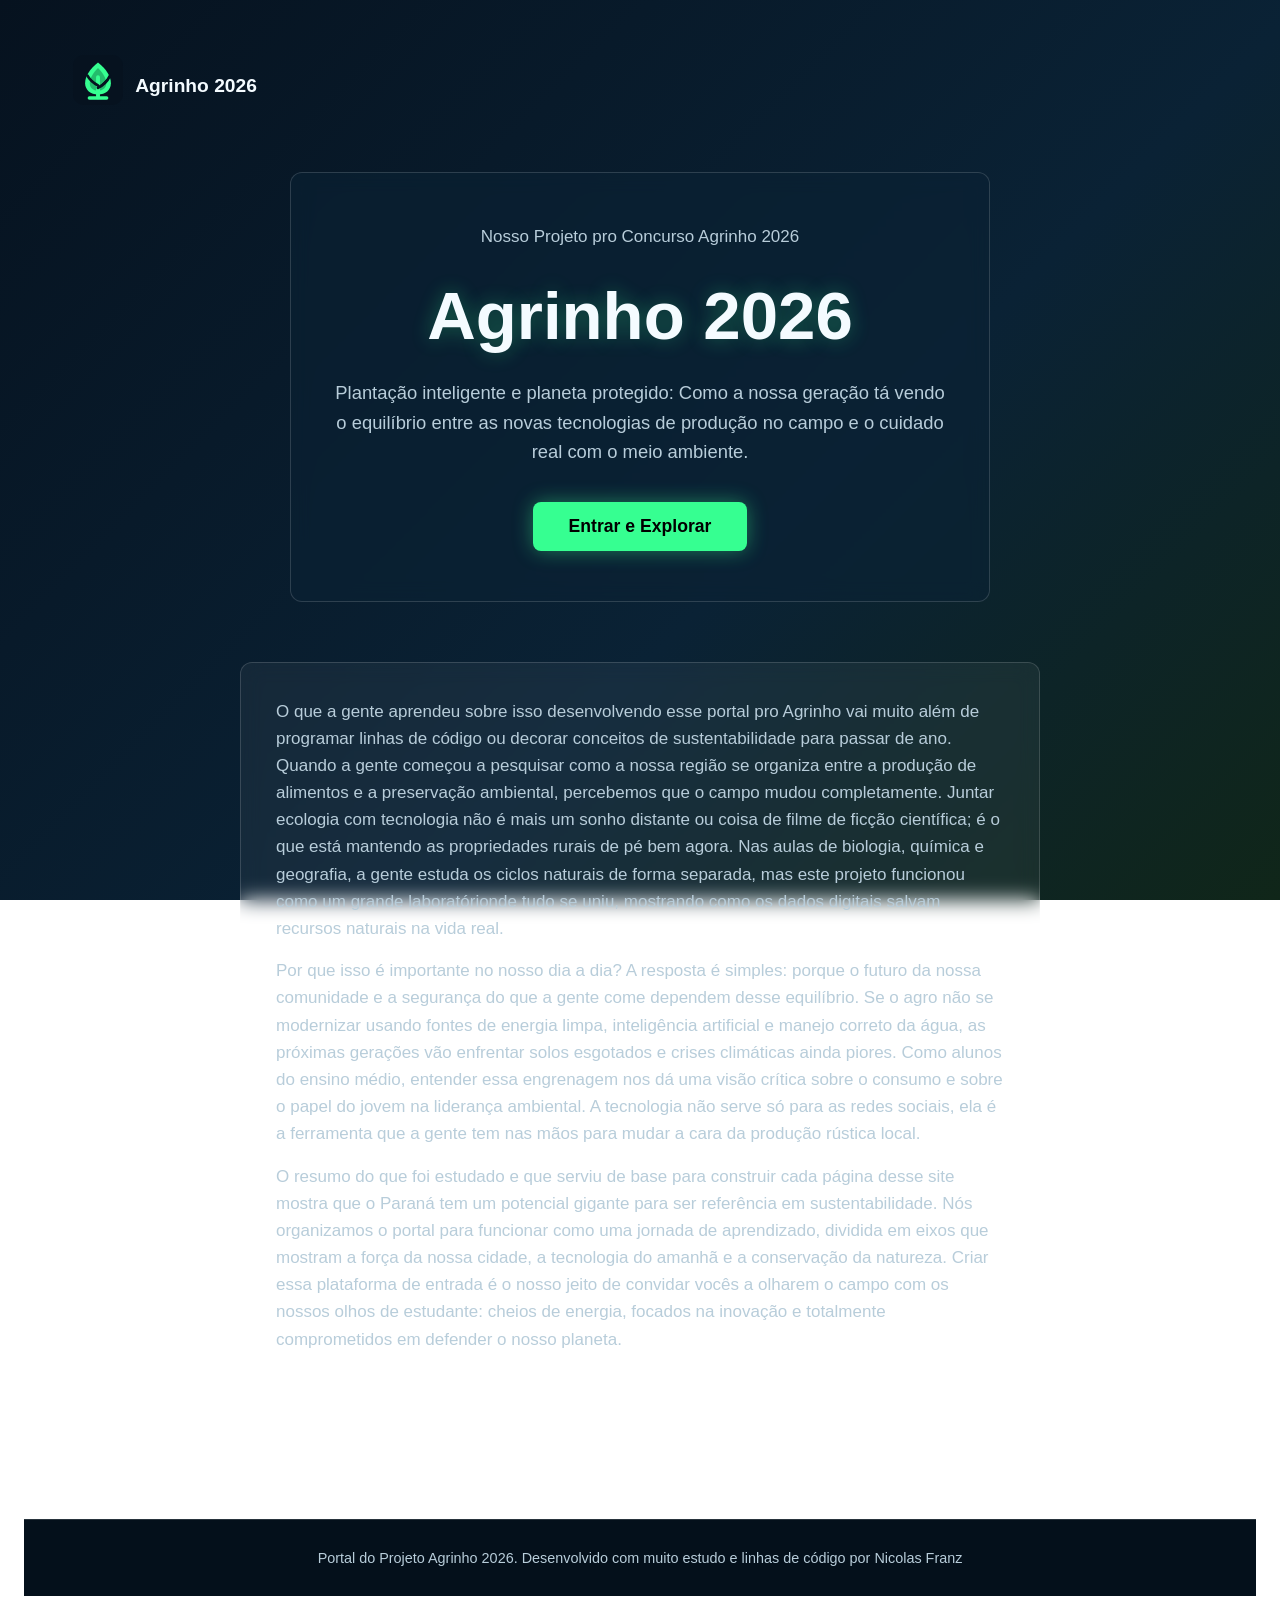
<file: index.html>
<!DOCTYPE html>
<html lang="pt-BR">
<head>
    <meta charset="UTF-8">
    <meta name="viewport" content="width=device-width, initial-scale=1.0">
    <meta name="description" content="Entrada do projeto Agrinho 2026 sobre agro forte e futuro sustentável.">
    <meta name="keywords" content="agrinho, Agrinho 2026, tecnologia no campo, agro sustentável, portal">
    <title>Nosso Portal: Agrinho 2026</title>
    <link rel="icon" type="image/svg+xml" href="agrinho/icons/arvore-agrinho.svg">
    <link rel="stylesheet" href="css/style.css">
</head>
<body class="corpo-portal">
    <div class="particles"></div>
    <div class="linha-progresso"></div>

    <header class="menu-topo-portal">
        <a class="logo-projeto" href="index.html">
            <img src="agrinho/icons/arvore-agrinho.svg" alt="Árvore do Agrinho">
            <span>Agrinho 2026</span>
        </a>

        <div class="botoes-acessibilidade botoes-acessibilidade--oculto">
            <button id="trocarTema" type="button">Visual</button>
        </div>
    </header>

    <main class="conteudo-portal">
        <div class="caixa-boas-vindas">
            <p class="subtitulo-menor">Nosso Projeto pro Concurso Agrinho 2026</p>
            <h1 class="titulo-principal">Agrinho 2026</h1>
            <p class="subtitulo-projeto">
                Plantação inteligente e planeta protegido: Como a nossa geração tá vendo o equilíbrio entre as novas tecnologias de produção no campo e o cuidado real com o meio ambiente.
            </p>
            <button class="botao-entrar" id="btn-entrar-portal" type="button">
                Entrar e Explorar
            </button>
        </div>

        <div class="form-card u-max-800 u-margem-centro u-mt-30 u-p-35" style="background: rgba(255, 255, 255, 0.05); backdrop-filter: blur(10px); border-radius: 12px; margin-top: 40px; text-align: left; color: var(--cor-texto, #ffffff);">
            <p style="margin-bottom: 15px; line-height: 1.6;">
                O que a gente aprendeu sobre isso desenvolvendo esse portal pro Agrinho vai muito além de programar linhas de código ou decorar conceitos de sustentabilidade para passar de ano. Quando a gente começou a pesquisar como a nossa região se organiza entre a produção de alimentos e a preservação ambiental, percebemos que o campo mudou completamente. Juntar ecologia com tecnologia não é mais um sonho distante ou coisa de filme de ficção científica; é o que está mantendo as propriedades rurais de pé bem agora. Nas aulas de biologia, química e geografia, a gente estuda os ciclos naturais de forma separada, mas este projeto funcionou como um grande laboratórionde tudo se uniu, mostrando como os dados digitais salvam recursos naturais na vida real.
            </p>
            <p style="margin-bottom: 15px; line-height: 1.6;">
                Por que isso é importante no nosso dia a dia? A resposta é simples: porque o futuro da nossa comunidade e a segurança do que a gente come dependem desse equilíbrio. Se o agro não se modernizar usando fontes de energia limpa, inteligência artificial e manejo correto da água, as próximas gerações vão enfrentar solos esgotados e crises climáticas ainda piores. Como alunos do ensino médio, entender essa engrenagem nos dá uma visão crítica sobre o consumo e sobre o papel do jovem na liderança ambiental. A tecnologia não serve só para as redes sociais, ela é a ferramenta que a gente tem nas mãos para mudar a cara da produção rústica local.
            </p>
            <p style="line-height: 1.6;">
                O resumo do que foi estudado e que serviu de base para construir cada página desse site mostra que o Paraná tem um potencial gigante para ser referência em sustentabilidade. Nós organizamos o portal para funcionar como uma jornada de aprendizado, dividida em eixos que mostram a força da nossa cidade, a tecnologia do amanhã e a conservação da natureza. Criar essa plataforma de entrada é o nosso jeito de convidar vocês a olharem o campo com os nossos olhos de estudante: cheios de energia, focados na inovação e totalmente comprometidos em defender o nosso planeta.
            </p>
        </div>
    </main>

    <footer class="rodape-principal">
        <p>Portal do Projeto Agrinho 2026. Desenvolvido com muito estudo e linhas de código por Nicolas Franz</p>
    </footer>

    <script src="js/script.js"></script>
</body>
</html>
</file>
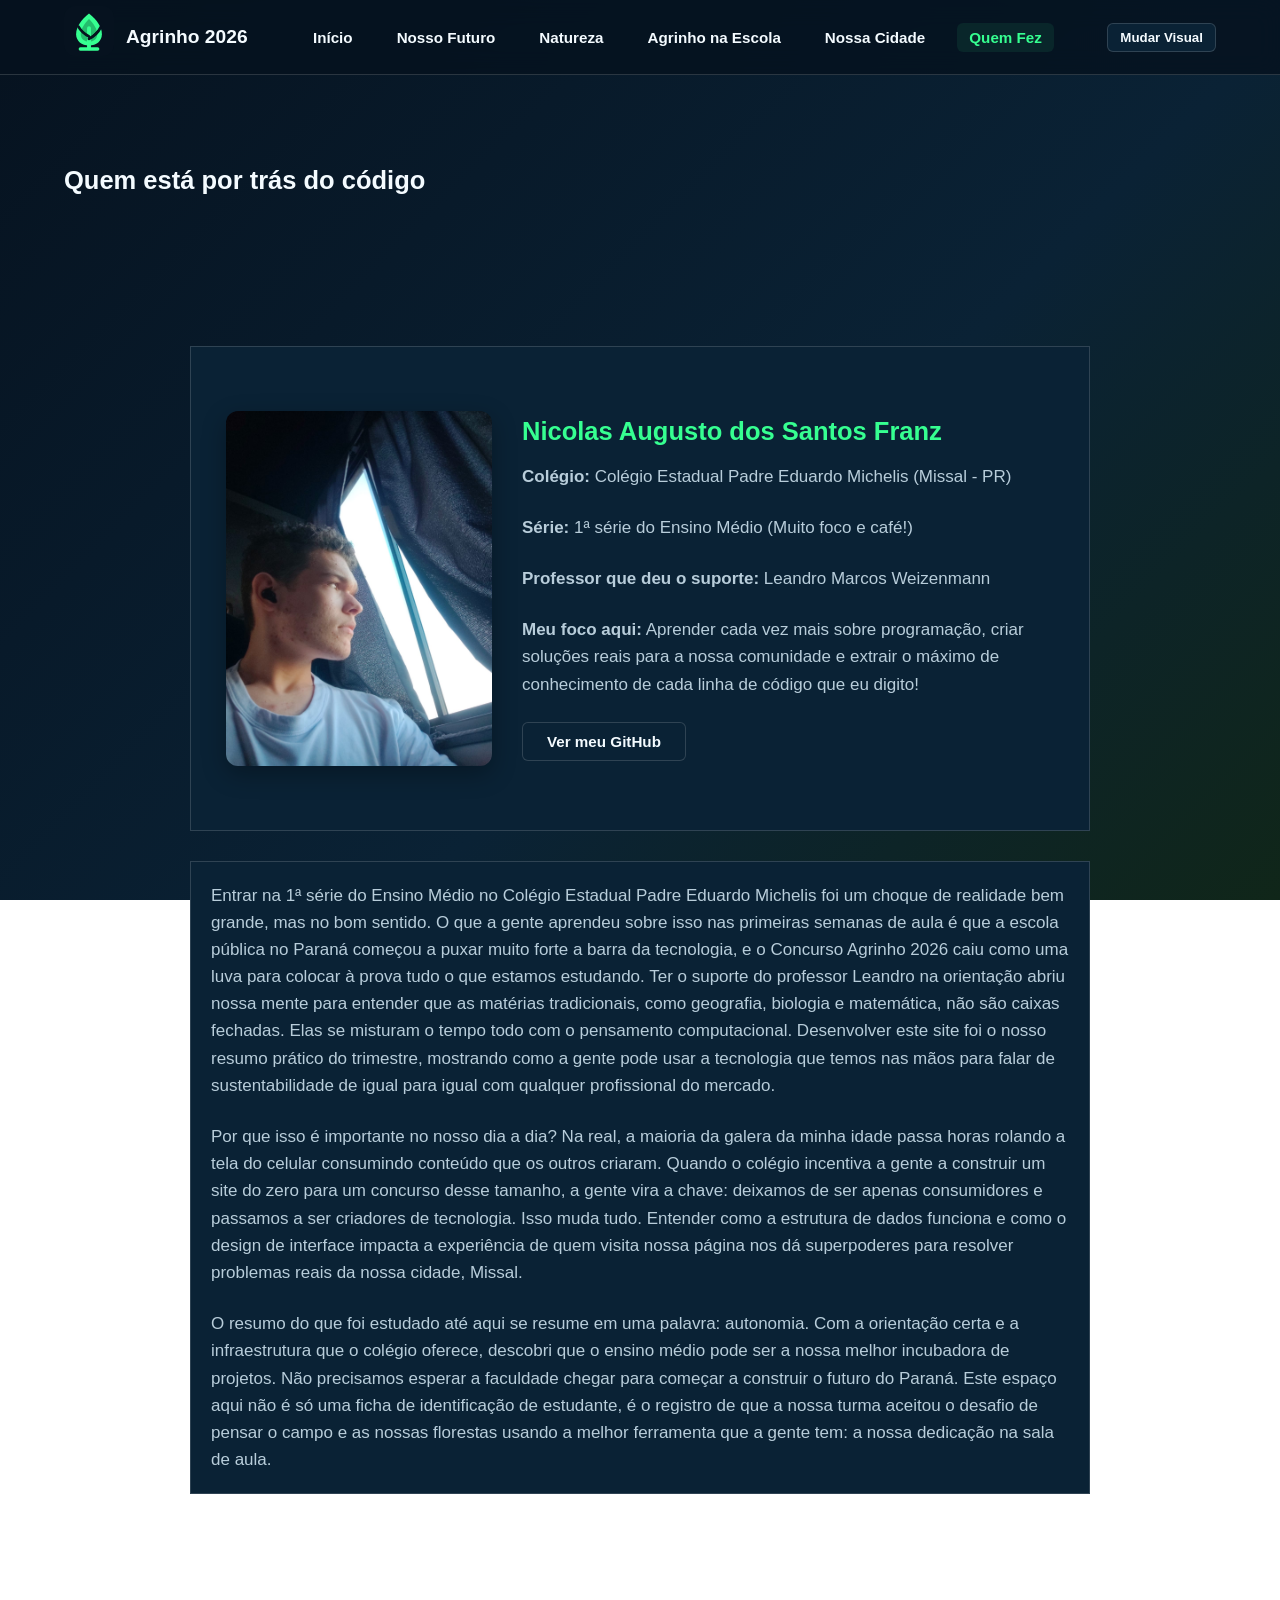
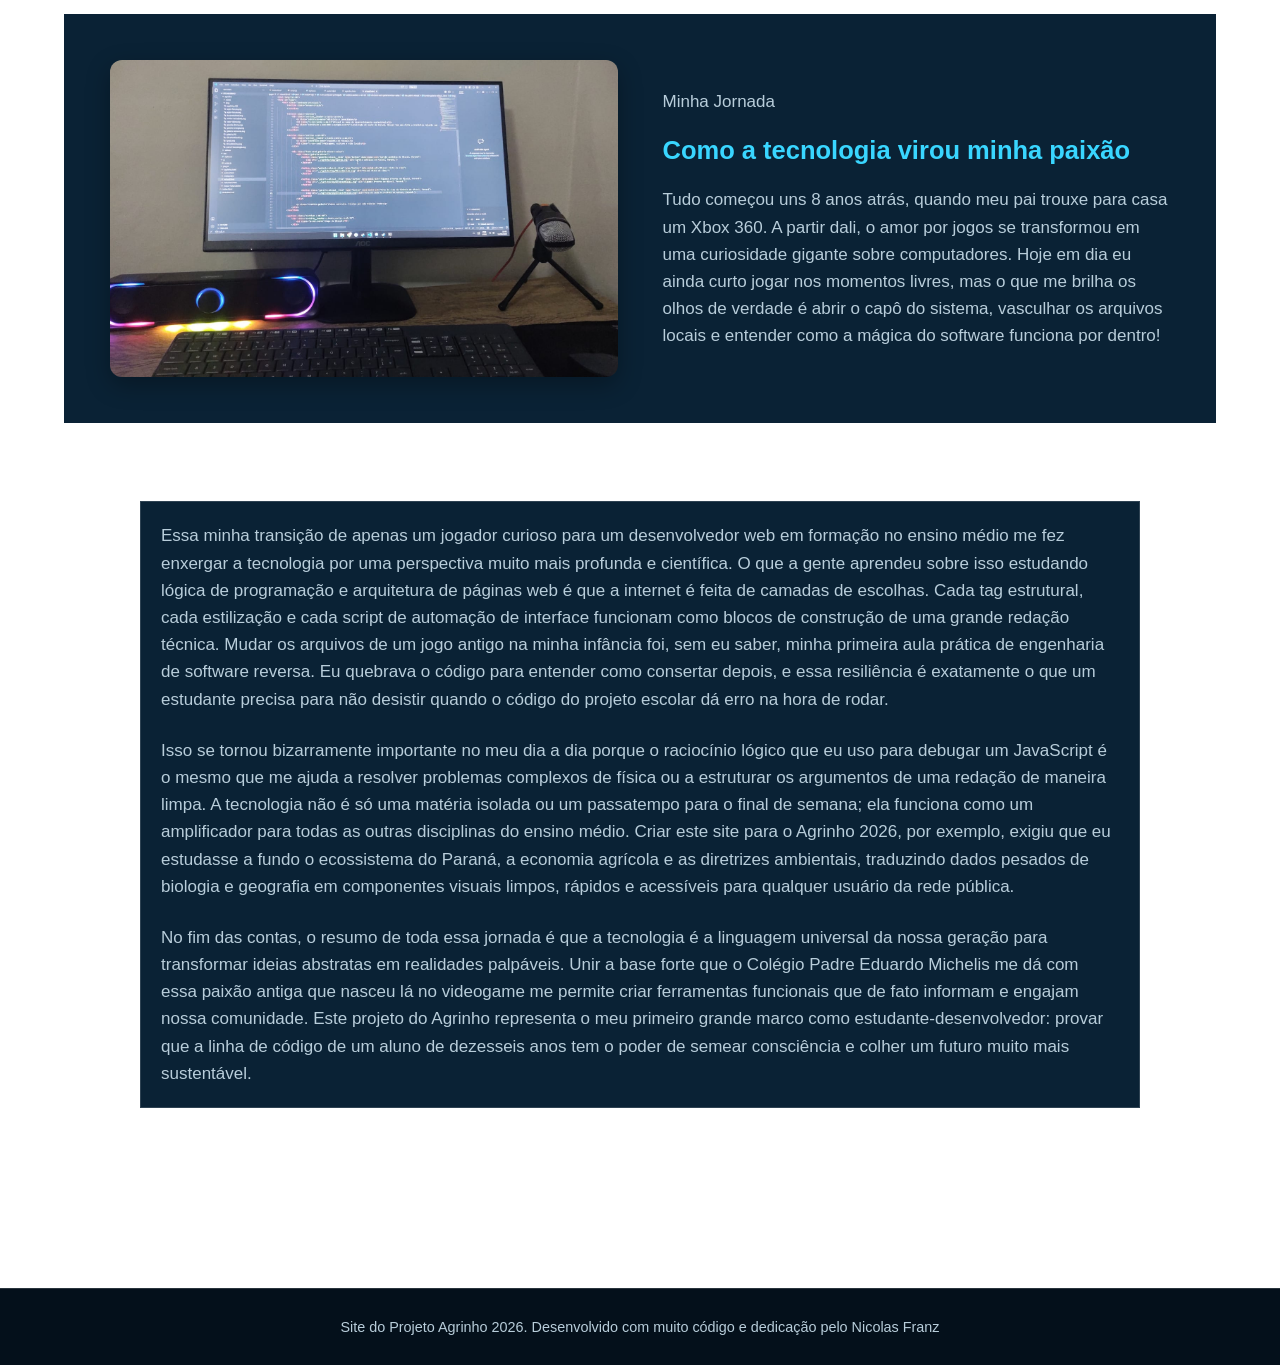
<file: pages/autor.html>
<!DOCTYPE html>
<html lang="pt-BR">
<head>
    <meta charset="UTF-8">
    <meta name="viewport" content="width=device-width, initial-scale=1.0">
    <meta name="description" content="Autor do projeto Agrinho 2026 e processo de criação do estudante Nicolas.">
    <meta name="keywords" content="agrinho, Agrinho 2026, sustentabilidade, Paraná, programador, estudante">
    <title>Quem Criou Tudo Isso | Bastidores do Projeto</title>
    
    <link rel="icon" type="image/svg+xml" href="../agrinho/icons/arvore-agrinho.svg">
    <link rel="stylesheet" href="../css/style.css">
</head>
<body id="topo">
    <div class="linha-progresso"></div>
    <div class="particles" aria-hidden="true"></div>

    <header class="menu-topo">
        <a class="logo-projeto" href="../index.html">
            <img src="../agrinho/icons/arvore-agrinho.svg" alt="Logotipo Árvore do Agrinho">
            <span>Agrinho 2026</span>
        </a>
        
        <nav class="links-menu" aria-label="Menu principal">
            <a href="inicio.html">Início</a>
            <a href="nosso-futuro.html">Nosso Futuro</a>
            <a href="natureza.html">Natureza</a>
            <a href="agrinho.html">Agrinho na Escola</a>
            <a href="missal.html">Nossa Cidade</a>
            <a class="link-ativo" href="autor.html">Quem Fez</a>
        </nav>

        <div class="botoes-acessibilidade">
            <button class="botao-tema" id="trocarTema" type="button" aria-label="Alternar tema">Mudar Visual</button>
            <button class="menu-toggle" type="button" aria-expanded="false" aria-label="Abrir menu">☰</button>
        </div>
    </header>

    <main class="conteudo-principal">
        <section class="banner-inicio">
            <h1 class="titulo-destaque">Quem está por trás do código</h1>
        </section>

        <section class="section">
            <div class="form-card form-card--flexivel u-max-900 u-gap-30 u-margem-centro">
                <div class="media-panel u-flex u-flex-1 u-min-250 u-justify-center">
                    <img class="avatar-autor" src="../agrinho/img/FotoPerfil.svg" alt="Uma foto minha.">
                </div>
                <div class="u-flex-2 u-min-280">
                    <h2 class="u-cor-verde u-mb-15">Nicolas Augusto dos Santos Franz</h2>
                    
                    <p class="u-mb-8"><strong>Colégio:</strong> Colégio Estadual Padre Eduardo Michelis (Missal - PR)</p>
                    <p class="u-mb-8"><strong>Série:</strong> 1ª série do Ensino Médio (Muito foco e café!)</p>
                    <p class="u-mb-8"><strong>Professor que deu o suporte:</strong> Leandro Marcos Weizenmann</p>
                    <p class="u-cor-mutada u-linha-16 u-mt-20">
                        <strong>Meu foco aqui:</strong> Aprender cada vez mais sobre programação, criar soluções reais para a nossa comunidade e extrair o máximo de conhecimento de cada linha de código que eu digito!
                    </p>
                    
                    <div class="u-flex u-gap-15 u-mt-20">
                        <a class="botao-tema botao-compacto botao-link-flex" href="https://github.com/NicolasFranz3" target="_blank" rel="noreferrer">Ver meu GitHub</a>
                    </div>
                </div>
            </div>
            
            <div class="form-card u-max-900 u-margem-centro u-mt-20" style="padding: 20px;">
                <p>
                    Entrar na 1ª série do Ensino Médio no Colégio Estadual Padre Eduardo Michelis foi um choque de realidade bem grande, mas no bom sentido. O que a gente aprendeu sobre isso nas primeiras semanas de aula é que a escola pública no Paraná começou a puxar muito forte a barra da tecnologia, e o Concurso Agrinho 2026 caiu como uma luva para colocar à prova tudo o que estamos estudando. Ter o suporte do professor Leandro na orientação abriu nossa mente para entender que as matérias tradicionais, como geografia, biologia e matemática, não são caixas fechadas. Elas se misturam o tempo todo com o pensamento computacional. Desenvolver este site foi o nosso resumo prático do trimestre, mostrando como a gente pode usar a tecnologia que temos nas mãos para falar de sustentabilidade de igual para igual com qualquer profissional do mercado.
                </p>
                <p>
                    Por que isso é importante no nosso dia a dia? Na real, a maioria da galera da minha idade passa horas rolando a tela do celular consumindo conteúdo que os outros criaram. Quando o colégio incentiva a gente a construir um site do zero para um concurso desse tamanho, a gente vira a chave: deixamos de ser apenas consumidores e passamos a ser criadores de tecnologia. Isso muda tudo. Entender como a estrutura de dados funciona e como o design de interface impacta a experiência de quem visita nossa página nos dá superpoderes para resolver problemas reais da nossa cidade, Missal. 
                </p>
                <p>
                    O resumo do que foi estudado até aqui se resume em uma palavra: autonomia. Com a orientação certa e a infraestrutura que o colégio oferece, descobri que o ensino médio pode ser a nossa melhor incubadora de projetos. Não precisamos esperar a faculdade chegar para começar a construir o futuro do Paraná. Este espaço aqui não é só uma ficha de identificação de estudante, é o registro de que a nossa turma aceitou o desafio de pensar o campo e as nossas florestas usando a melhor ferramenta que a gente tem: a nossa dedicação na sala de aula.
                </p>
            </div>
        </section>

        <section class="section section-autor-detalhes">
            <article class="form-card bloco-autor u-max-1000">
                <div class="bloco-autor__foto">
                    <img src="../agrinho/img/FotoPC.svg" alt="Espaço reservado para foto do autor ou do processo de criação.">
                </div>
                <div class="bloco-autor__texto">
                    <p class="subtitulo-menor">Minha Jornada</p>
                    <h2 class="u-cor-azul titulo-respiro">Como a tecnologia virou minha paixão</h2>
                    <p class="u-cor-mutada u-linha-16">
                        Tudo começou uns 8 anos atrás, quando meu pai trouxe para casa um Xbox 360. A partir dali, o amor por jogos se transformou em uma curiosidade gigante sobre computadores. Hoje em dia eu ainda curto jogar nos momentos livres, mas o que me brilha os olhos de verdade é abrir o capô do sistema, vasculhar os arquivos locais e entender como a mágica do software funciona por dentro!
                    </p>
                </div>
            </article>

            <div class="form-card u-max-1000 u-margem-centro u-mt-20" style="padding: 20px;">
                <p>
                    Essa minha transição de apenas um jogador curioso para um desenvolvedor web em formação no ensino médio me fez enxergar a tecnologia por uma perspectiva muito mais profunda e científica. O que a gente aprendeu sobre isso estudando lógica de programação e arquitetura de páginas web é que a internet é feita de camadas de escolhas. Cada tag estrutural, cada estilização e cada script de automação de interface funcionam como blocos de construção de uma grande redação técnica. Mudar os arquivos de um jogo antigo na minha infância foi, sem eu saber, minha primeira aula prática de engenharia de software reversa. Eu quebrava o código para entender como consertar depois, e essa resiliência é exatamente o que um estudante precisa para não desistir quando o código do projeto escolar dá erro na hora de rodar.
                </p>
                <p>
                    Isso se tornou bizarramente importante no meu dia a dia porque o raciocínio lógico que eu uso para debugar um JavaScript é o mesmo que me ajuda a resolver problemas complexos de física ou a estruturar os argumentos de uma redação de maneira limpa. A tecnologia não é só uma matéria isolada ou um passatempo para o final de semana; ela funciona como um amplificador para todas as outras disciplinas do ensino médio. Criar este site para o Agrinho 2026, por exemplo, exigiu que eu estudasse a fundo o ecossistema do Paraná, a economia agrícola e as diretrizes ambientais, traduzindo dados pesados de biologia e geografia em componentes visuais limpos, rápidos e acessíveis para qualquer usuário da rede pública.
                </p>
                <p>
                    No fim das contas, o resumo de toda essa jornada é que a tecnologia é a linguagem universal da nossa geração para transformar ideias abstratas em realidades palpáveis. Unir a base forte que o Colégio Padre Eduardo Michelis me dá com essa paixão antiga que nasceu lá no videogame me permite criar ferramentas funcionais que de fato informam e engajam nossa comunidade. Este projeto do Agrinho representa o meu primeiro grande marco como estudante-desenvolvedor: provar que a linha de código de um aluno de dezesseis anos tem o poder de semear consciência e colher um futuro muito mais sustentável.
                </p>
            </div>
        </section>
    </main>

    <footer class="rodape-principal">
        <p>Site do Projeto Agrinho 2026. Desenvolvido com muito código e dedicação pelo Nicolas Franz</p>
    </footer>

    <button class="botao-subir" id="subirProTopo" type="button" aria-label="Voltar ao topo da página">↑ Subir</button>

    <script src="../js/script.js"></script>
</body>
</html>
</file>
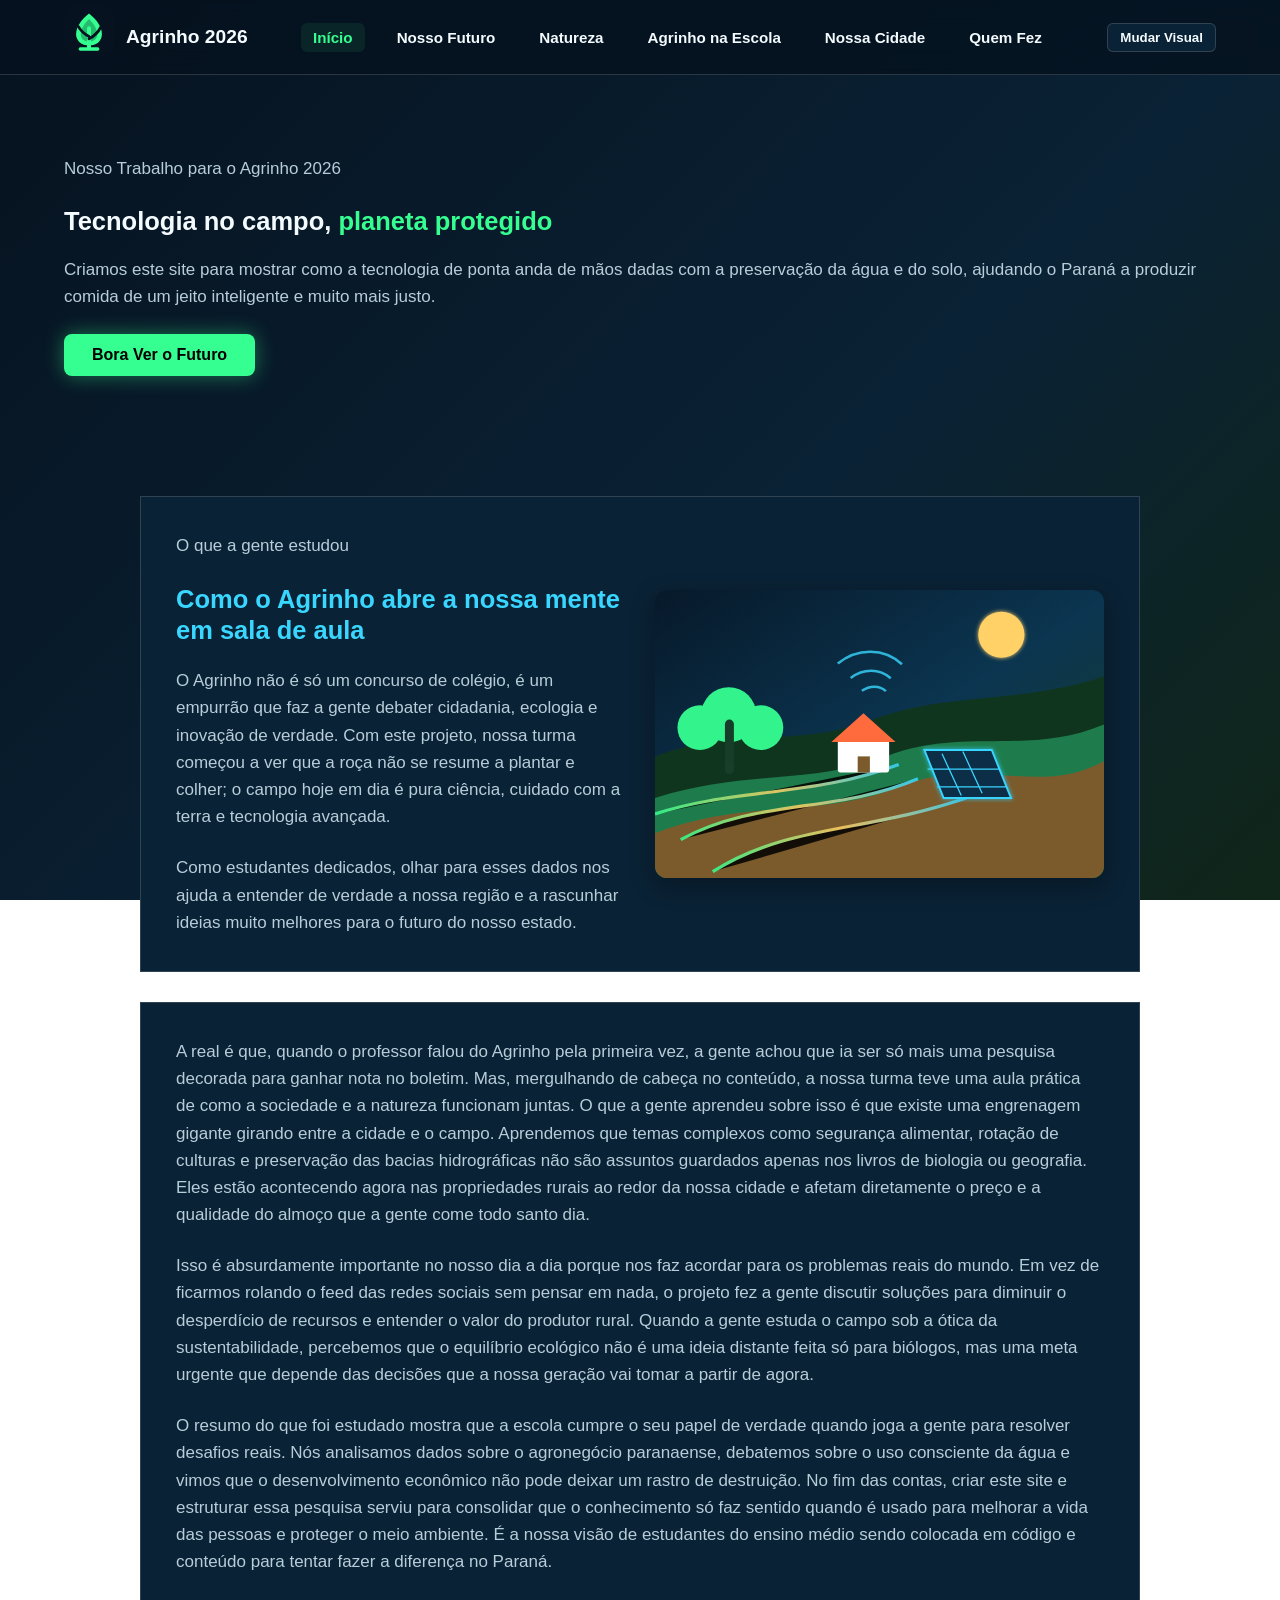
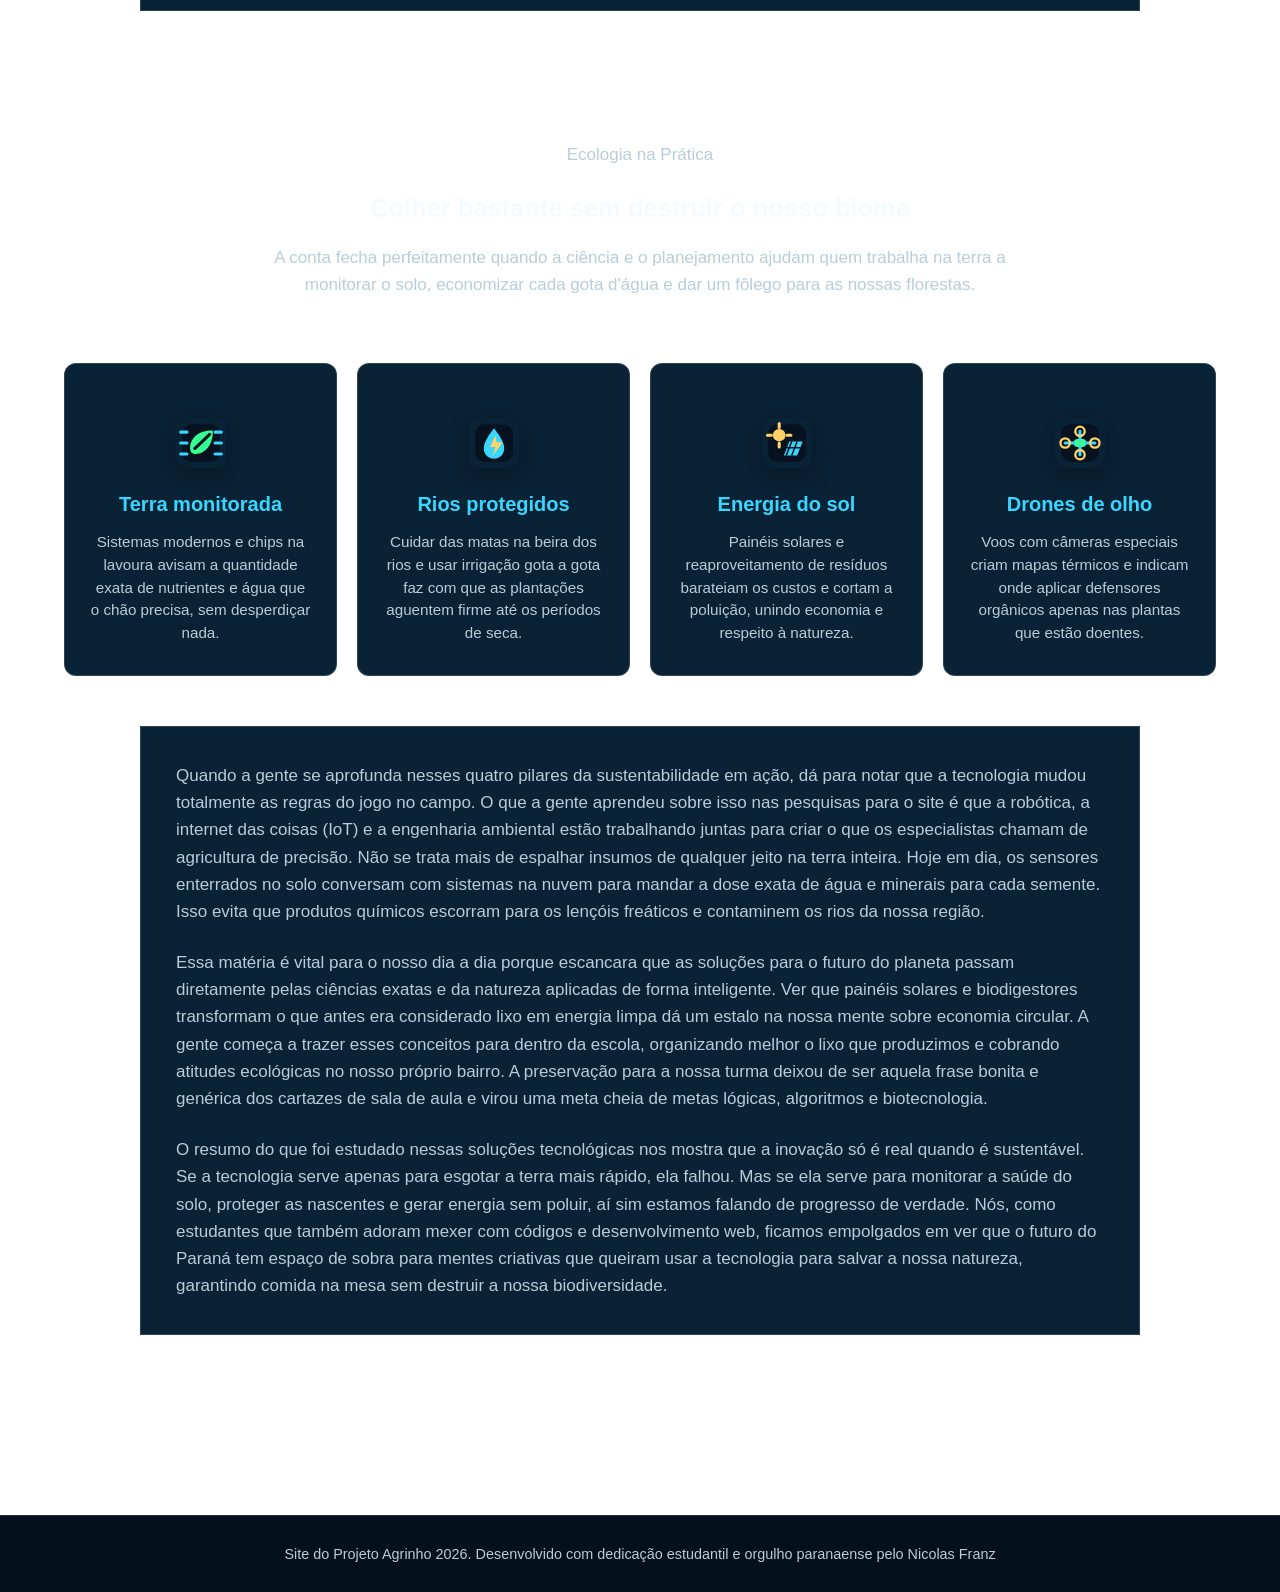
<file: pages/inicio.html>
<!DOCTYPE html>
<html lang="pt-BR">
<head>
    <meta charset="UTF-8">
    <meta name="viewport" content="width=device-width, initial-scale=1.0">
    <meta name="description" content="Projeto Agrinho 2026 sobre agro forte, futuro sustentável e equilíbrio entre produção e meio ambiente.">
    <meta name="keywords" content="agrinho, Agrinho 2026, agro sustentável, Paraná, campo, sustentabilidade">
    <title>Nossa Jornada Começa Aqui | Agrinho 2026</title>
    
    <link rel="icon" type="image/svg+xml" href="../agrinho/icons/arvore-agrinho.svg">
    <link rel="stylesheet" href="../css/style.css">
</head>
<body id="topo">
    <div class="linha-progresso"></div>
    <div class="particles"></div>

    <header class="menu-topo">
        <a class="logo-projeto" href="../index.html" aria-label="Página inicial do projeto">
            <img src="../agrinho/icons/arvore-agrinho.svg" alt="Logotipo Árvore do Agrinho">
            <span>Agrinho 2026</span>
        </a>
        
        <nav class="links-menu" aria-label="Menu principal">
            <a class="link-ativo" href="inicio.html">Início</a>
            <a href="nosso-futuro.html">Nosso Futuro</a>
            <a href="natureza.html">Natureza</a>
            <a href="agrinho.html">Agrinho na Escola</a>
            <a href="missal.html">Nossa Cidade</a>
            <a href="autor.html">Quem Fez</a>
        </nav>
        <div class="botoes-acessibilidade">
            <button class="botao-tema" id="trocarTema" type="button" aria-label="Alternar tema">Mudar Visual</button>
            <button class="menu-toggle" type="button" aria-expanded="false" aria-label="Abrir menu">☰</button>
        </div>

    </header>

    <main class="conteudo-principal">
        <section class="banner-inicio banner-home-principal">
            <div class="u-flex-12 u-min-300">
                <p class="subtitulo-menor">Nosso Trabalho para o Agrinho 2026</p>
                <h1 class="titulo-destaque titulo-com-linha">Tecnologia no campo, <span class="u-cor-verde">planeta protegido</span></h1>
                <p class="subtitulo u-mb-25">Criamos este site para mostrar como a tecnologia de ponta anda de mãos dadas com a preservação da água e do solo, ajudando o Paraná a produzir comida de um jeito inteligente e muito mais justo.</p>
                <div>
                    <a class="botao-entrar botao-medio" href="nosso-futuro.html">Bora Ver o Futuro</a>
                </div>
            </div>
        </section>

        <section class="section" id="agrinho">
            <div class="form-card form-card--flexivel u-max-1000 u-gap-30 u-p-35">
                <div class="u-flex-1 u-min-280">
                    <p class="subtitulo-menor">O que a gente estudou</p>
                    <h2 class="u-cor-azul titulo-respiro">Como o Agrinho abre a nossa mente em sala de aula</h2>
                    <p class="u-cor-mutada u-linha-16 u-mb-12">O Agrinho não é só um concurso de colégio, é um empurrão que faz a gente debater cidadania, ecologia e inovação de verdade. Com este projeto, nossa turma começou a ver que a roça não se resume a plantar e colher; o campo hoje em dia é pura ciência, cuidado com a terra e tecnologia avançada.</p>
                    <p class="u-cor-mutada u-linha-16">Como estudantes dedicados, olhar para esses dados nos ajuda a entender de verdade a nossa região e a rascunhar ideias muito melhores para o futuro do nosso estado.</p>
                </div>
                <div class="media-panel u-flex-1 u-min-280">
                    <img src="../agrinho/img/agro-futuro.svg" alt="Ilustração autoral de uma fazenda futurista com lavouras, energia limpa, tecnologia e preservação ambiental.">
                </div>
            </div>

            <div class="form-card u-max-1000 u-margem-centro u-mt-20 u-p-35">
                <p>
                    A real é que, quando o professor falou do Agrinho pela primeira vez, a gente achou que ia ser só mais uma pesquisa decorada para ganhar nota no boletim. Mas, mergulhando de cabeça no conteúdo, a nossa turma teve uma aula prática de como a sociedade e a natureza funcionam juntas. O que a gente aprendeu sobre isso é que existe uma engrenagem gigante girando entre a cidade e o campo. Aprendemos que temas complexos como segurança alimentar, rotação de culturas e preservação das bacias hidrográficas não são assuntos guardados apenas nos livros de biologia ou geografia. Eles estão acontecendo agora nas propriedades rurais ao redor da nossa cidade e afetam diretamente o preço e a qualidade do almoço que a gente come todo santo dia.
                </p>
                <p>
                    Isso é absurdamente importante no nosso dia a dia porque nos faz acordar para os problemas reais do mundo. Em vez de ficarmos rolando o feed das redes sociais sem pensar em nada, o projeto fez a gente discutir soluções para diminuir o desperdício de recursos e entender o valor do produtor rural. Quando a gente estuda o campo sob a ótica da sustentabilidade, percebemos que o equilíbrio ecológico não é uma ideia distante feita só para biólogos, mas uma meta urgente que depende das decisões que a nossa geração vai tomar a partir de agora. 
                </p>
                <p>
                    O resumo do que foi estudado mostra que a escola cumpre o seu papel de verdade quando joga a gente para resolver desafios reais. Nós analisamos dados sobre o agronegócio paranaense, debatemos sobre o uso consciente da água e vimos que o desenvolvimento econômico não pode deixar um rastro de destruição. No fim das contas, criar este site e estruturar essa pesquisa serviu para consolidar que o conhecimento só faz sentido quando é usado para melhorar a vida das pessoas e proteger o meio ambiente. É a nossa visão de estudantes do ensino médio sendo colocada em código e conteúdo para tentar fazer a diferença no Paraná.
                </p>
            </div>
        </section>

        <section class="section">
            <div class="section__header u-texto-centro u-mb-35">
                <p class="subtitulo-menor">Ecologia na Prática</p>
                <h2 class="u-cor-texto">Colher bastante sem destruir o nosso bioma</h2>
                <p class="subtitulo u-max-750 texto-centralizado-limitado">A conta fecha perfeitamente quando a ciência e o planejamento ajudam quem trabalha na terra a monitorar o solo, economizar cada gota d'água e dar um fôlego para as nossas florestas.</p>
            </div>
            
            <div class="container-cards cards-inicio-horizontal">
                <article class="caixa-card">
                    <div class="icone-card"><img src="../agrinho/icons/folha-chip.svg" alt="Ícone Solo Inteligente"></div>
                    <h3>Terra monitorada</h3>
                    <p>Sistemas modernos e chips na lavoura avisam a quantidade exata de nutrientes e água que o chão precisa, sem desperdiçar nada.</p>
                </article>
                
                <article class="caixa-card">
                    <div class="icone-card"><img src="../agrinho/icons/agua-energia.svg" alt="Ícone Água Protegida"></div>
                    <h3>Rios protegidos</h3>
                    <p>Cuidar das matas na beira dos rios e usar irrigação gota a gota faz com que as plantações aguentem firme até os períodos de seca.</p>
                </article>
                
                <article class="caixa-card">
                    <div class="icone-card"><img src="../agrinho/icons/solar.svg" alt="Ícone Energia Limpa"></div>
                    <h3>Energia do sol</h3>
                    <p>Painéis solares e reaproveitamento de resíduos barateiam os custos e cortam a poluição, unindo economia e respeito à natureza.</p>
                </article>
                
                <article class="caixa-card">
                    <div class="icone-card"><img src="../agrinho/icons/drone.svg" alt="Ícone Precisão no Campo"></div>
                    <h3>Drones de olho</h3>
                    <p>Voos com câmeras especiais criam mapas térmicos e indicam onde aplicar defensores orgânicos apenas nas plantas que estão doentes.</p>
                </article>
            </div>

            <div class="form-card u-max-1000 u-margem-centro u-mt-20 u-p-35">
                <p>
                    Quando a gente se aprofunda nesses quatro pilares da sustentabilidade em ação, dá para notar que a tecnologia mudou totalmente as regras do jogo no campo. O que a gente aprendeu sobre isso nas pesquisas para o site é que a robótica, a internet das coisas (IoT) e a engenharia ambiental estão trabalhando juntas para criar o que os especialistas chamam de agricultura de precisão. Não se trata mais de espalhar insumos de qualquer jeito na terra inteira. Hoje em dia, os sensores enterrados no solo conversam com sistemas na nuvem para mandar a dose exata de água e minerais para cada semente. Isso evita que produtos químicos escorram para os lençóis freáticos e contaminem os rios da nossa região.
                </p>
                <p>
                    Essa matéria é vital para o nosso dia a dia porque escancara que as soluções para o futuro do planeta passam diretamente pelas ciências exatas e da natureza aplicadas de forma inteligente. Ver que painéis solares e biodigestores transformam o que antes era considerado lixo em energia limpa dá um estalo na nossa mente sobre economia circular. A gente começa a trazer esses conceitos para dentro da escola, organizando melhor o lixo que produzimos e cobrando atitudes ecológicas no nosso próprio bairro. A preservação para a nossa turma deixou de ser aquela frase bonita e genérica dos cartazes de sala de aula e virou uma meta cheia de metas lógicas, algoritmos e biotecnologia.
                </p>
                <p>
                    O resumo do que foi estudado nessas soluções tecnológicas nos mostra que a inovação só é real quando é sustentável. Se a tecnologia serve apenas para esgotar a terra mais rápido, ela falhou. Mas se ela serve para monitorar a saúde do solo, proteger as nascentes e gerar energia sem poluir, aí sim estamos falando de progresso de verdade. Nós, como estudantes que também adoram mexer com códigos e desenvolvimento web, ficamos empolgados em ver que o futuro do Paraná tem espaço de sobra para mentes criativas que queiram usar a tecnologia para salvar a nossa natureza, garantindo comida na mesa sem destruir a nossa biodiversidade.
                </p>
            </div>
        </section>
    </main>

    <footer class="rodape-principal rodape-principal--amplo">
        <p>Site do Projeto Agrinho 2026. Desenvolvido com dedicação estudantil e orgulho paranaense pelo Nicolas Franz</p>
    </footer>

    <button class="botao-subir" id="subirProTopo" type="button" aria-label="Voltar ao topo da página">↑ Subir</button>

    <script src="../js/script.js"></script>
</body>
</html>
</file>
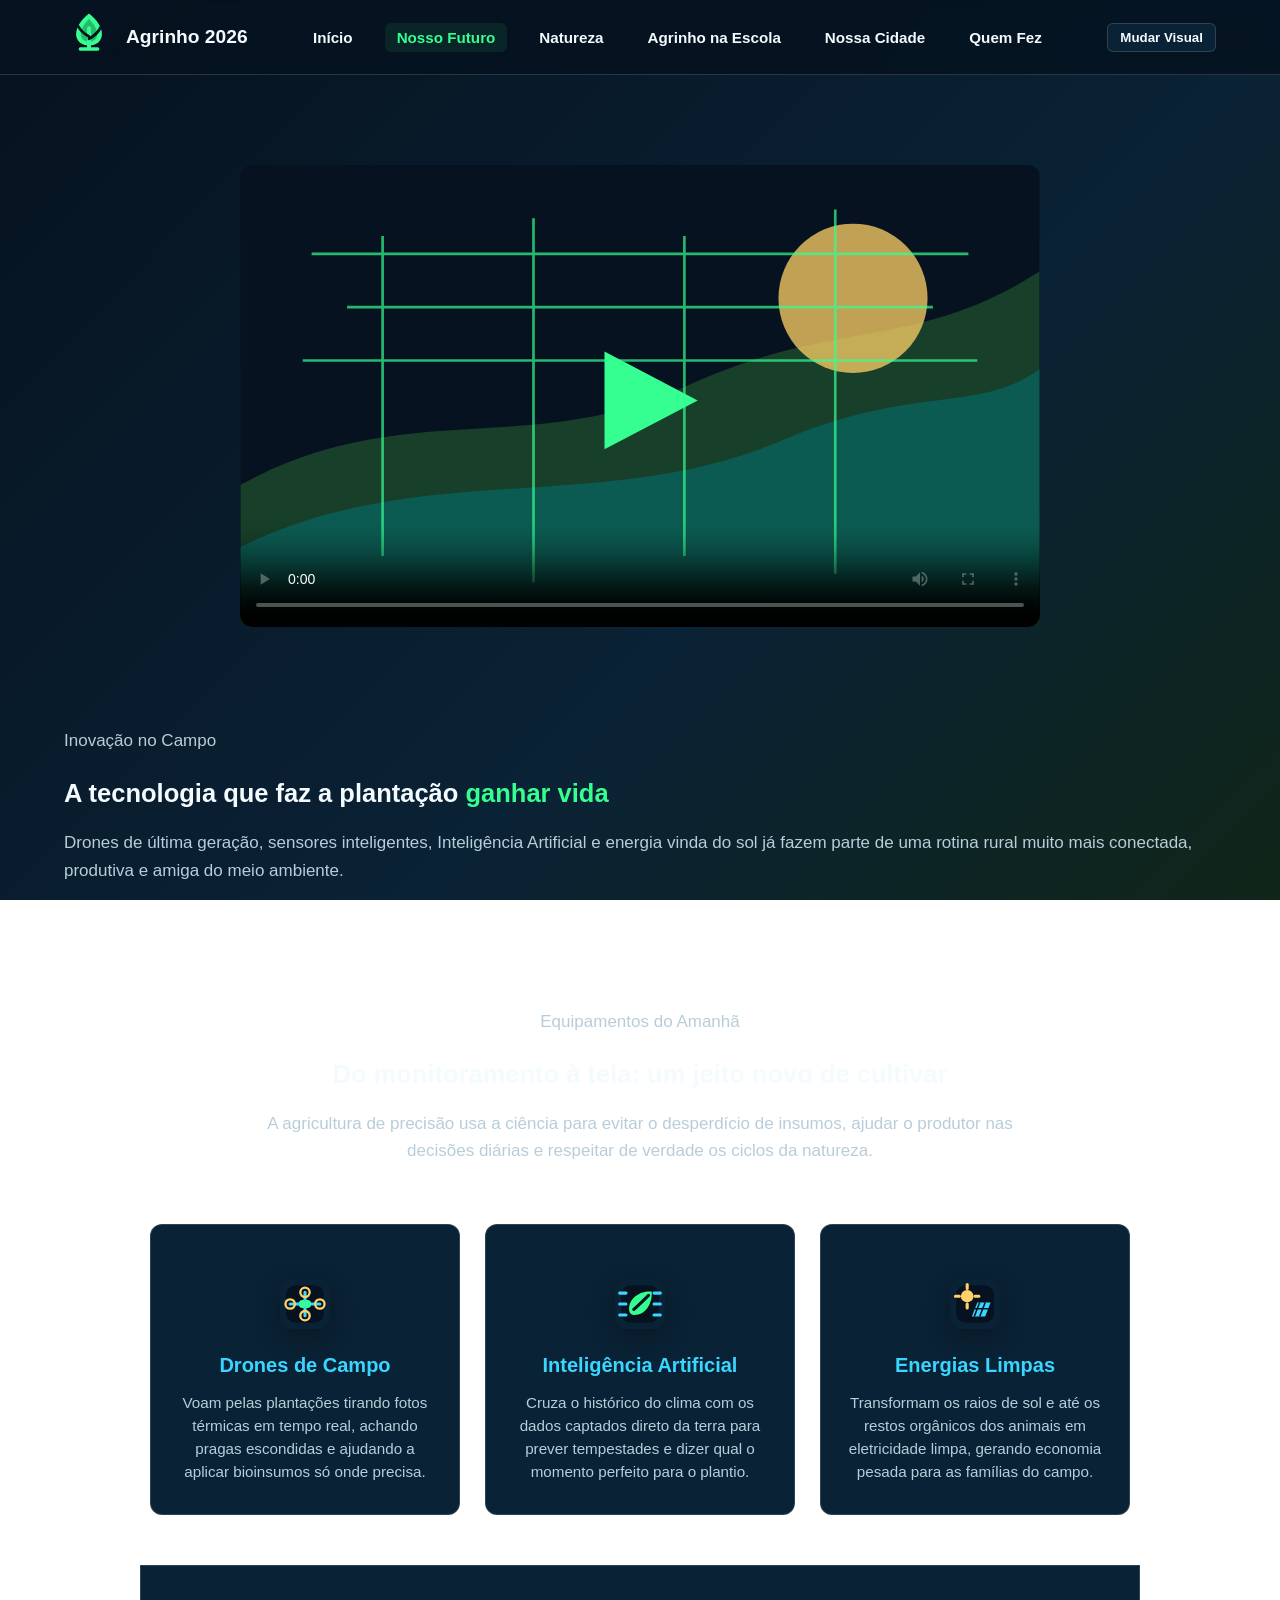
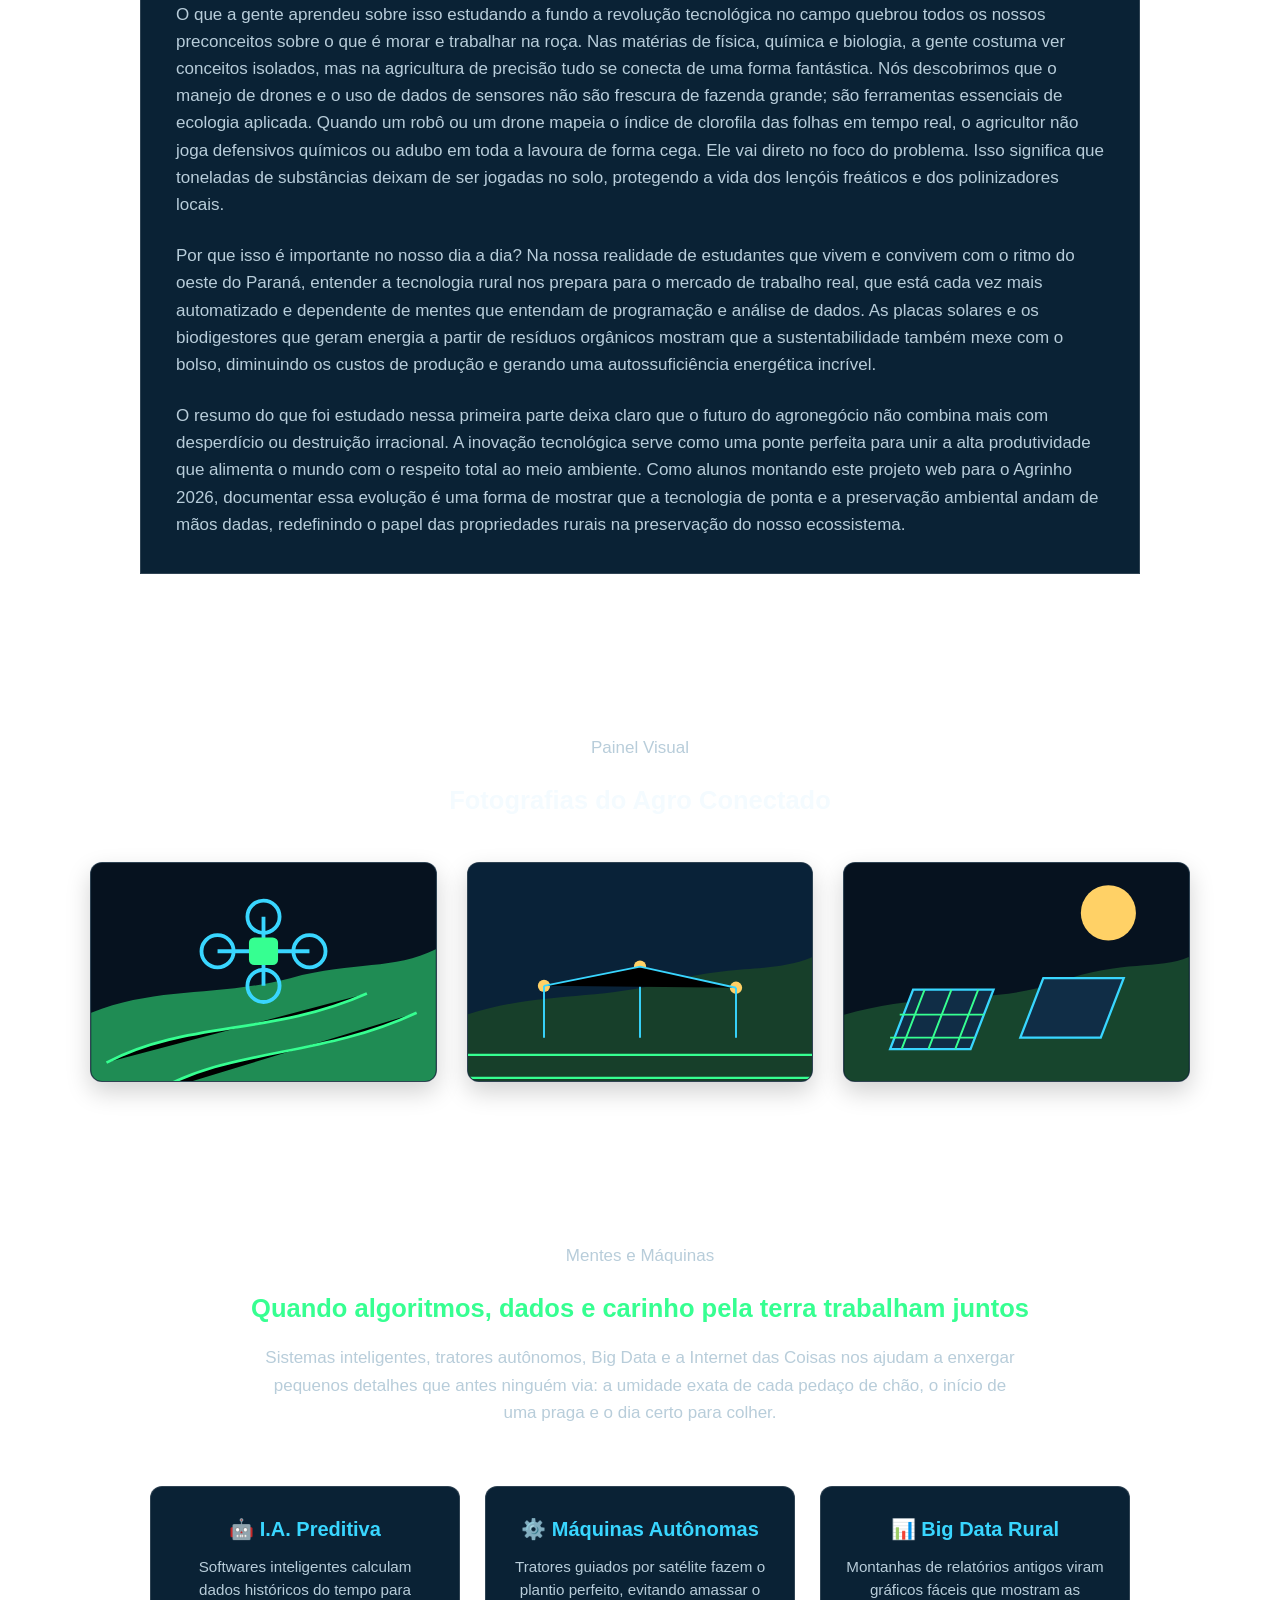
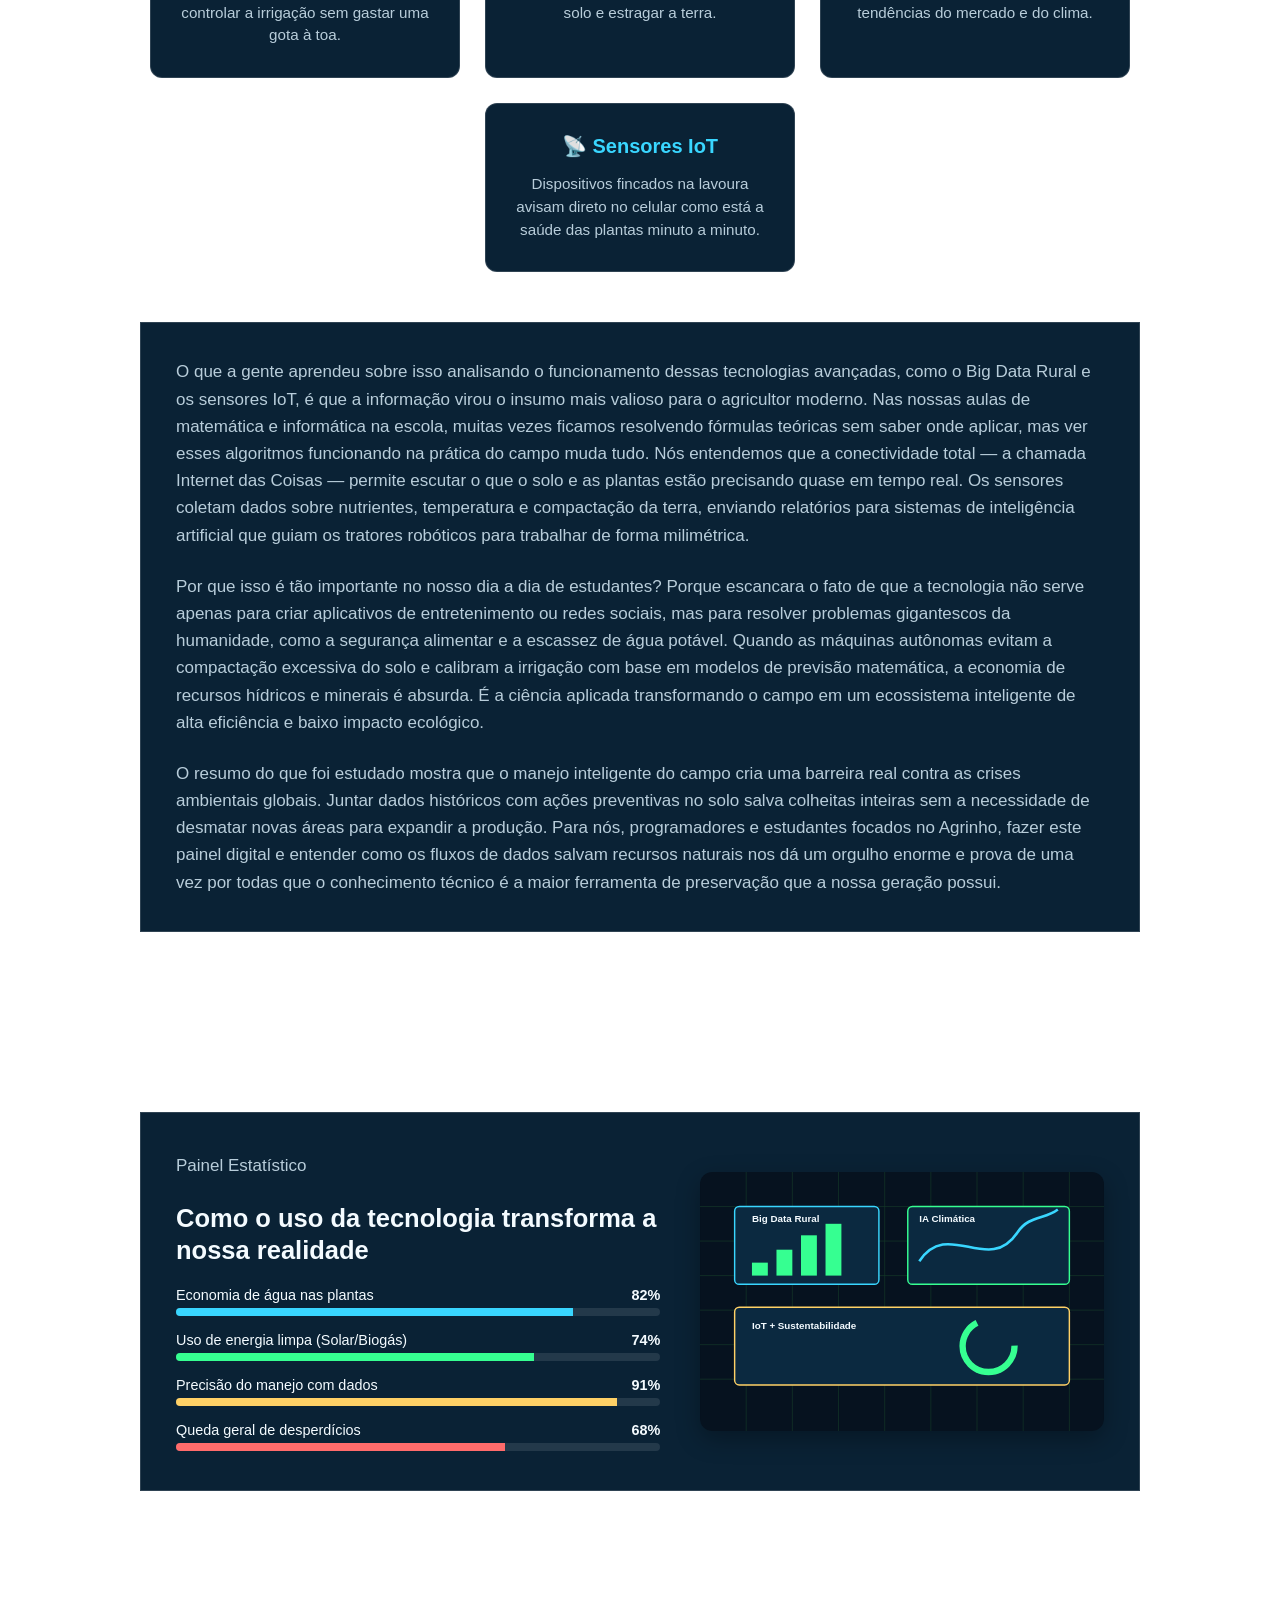
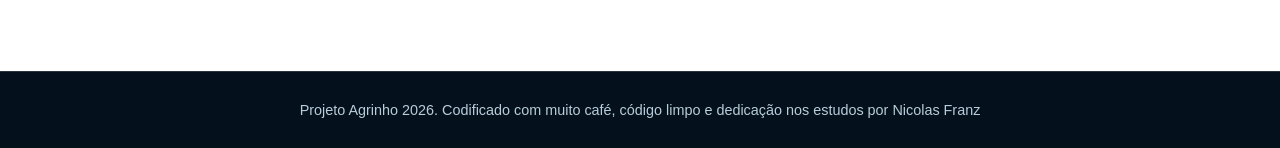
<file: pages/nosso-futuro.html>
<!DOCTYPE html>
<html lang="pt-BR">
<head>
    <meta charset="UTF-8">
    <meta name="viewport" content="width=device-width, initial-scale=1.0">
    <meta name="description" content="Agricultura sustentável, drones, Inteligência Artificial, internet das coisas e agricultura de precisão no projeto Agrinho 2026.">
    <meta name="keywords" content="agrinho, Agrinho 2026, tecnologia no campo, drones, inteligência artificial, IoT, agro sustentável">
    <title>O Amanhã da Roça: Tecnologia | Agrinho 2026</title>
    
    <link rel="icon" type="image/svg+xml" href="../agrinho/icons/arvore-agrinho.svg">
    <link rel="stylesheet" href="../css/style.css">
</head>
<body id="topo">
    <div class="linha-progresso"></div>
    <div class="particles"></div>

    <header class="menu-topo">
        <a class="logo-projeto" href="../index.html" aria-label="Página inicial do projeto">
            <img src="../agrinho/icons/arvore-agrinho.svg" alt="Logotipo Árvore do Agrinho">
            <span>Agrinho 2026</span>
        </a>
        
        <nav class="links-menu" aria-label="Menu principal">
            <a href="inicio.html">Início</a>
            <a class="link-ativo" href="nosso-futuro.html">Nosso Futuro</a>
            <a href="natureza.html">Natureza</a>
            <a href="agrinho.html">Agrinho na Escola</a>
            <a href="missal.html">Nossa Cidade</a>
            <a href="autor.html">Quem Fez</a>
        </nav>
        
        <div class="botoes-acessibilidade">
            <button class="botao-tema" id="trocarTema" type="button" aria-label="Alternar tema">Mudar Visual</button>
            <button class="menu-toggle" type="button" aria-expanded="false" aria-label="Abrir menu">☰</button>
        </div>
    </header>

    <main class="conteudo-principal">
        <section class="video-abertura" aria-label="Vídeo de introdução sobre o campo tecnológico">
            <video class="video-abertura__player" controls playsinline preload="auto" poster="../agrinho/img/capa-video.svg">
                <source src="../agrinho/videos/nosso-futuro.mp4" type="video/mp4">
                Seu navegador não suporta a tag de vídeo.
            </video>
        </section>

        <section class="banner-inicio">
            <p class="subtitulo-menor">Inovação no Campo</p>
            <h1 class="titulo-destaque">A tecnologia que faz a plantação <span class="u-cor-verde">ganhar vida</span></h1>
            <p class="subtitulo">Drones de última geração, sensores inteligentes, Inteligência Artificial e energia vinda do sol já fazem parte de uma rotina rural muito mais conectada, produtiva e amiga do meio ambiente.</p>
        </section>

        <section class="section">
            <div class="section__header u-texto-centro u-mb-30">
                <p class="subtitulo-menor">Equipamentos do Amanhã</p>
                <h2 class="u-cor-texto">Do monitoramento à tela: um jeito novo de cultivar</h2>
                <p class="subtitulo u-max-750 texto-centralizado-limitado">A agricultura de precisão usa a ciência para evitar o desperdício de insumos, ajudar o produtor nas decisões diárias e respeitar de verdade os ciclos da natureza.</p>
            </div>
            
            <div class="container-cards">
                <article class="caixa-card">
                    <div class="icone-card"><img src="../agrinho/icons/drone.svg" alt="Ícone Drone"></div>
                    <h3>Drones de Campo</h3>
                    <p>Voam pelas plantações tirando fotos térmicas em tempo real, achando pragas escondidas e ajudando a aplicar bioinsumos só onde precisa.</p>
                </article>
                <article class="caixa-card">
                    <div class="icone-card"><img src="../agrinho/icons/folha-chip.svg" alt="Ícone IA"></div>
                    <h3>Inteligência Artificial</h3>
                    <p>Cruza o histórico do clima com os dados captados direto da terra para prever tempestades e dizer qual o momento perfeito para o plantio.</p>
                </article>
                <article class="caixa-card">
                    <div class="icone-card"><img src="../agrinho/icons/solar.svg" alt="Ícone Energia Solar"></div>
                    <h3>Energias Limpas</h3>
                    <p>Transformam os raios de sol e até os restos orgânicos dos animais em eletricidade limpa, gerando economia pesada para as famílias do campo.</p>
                </article>
            </div>

            <div class="form-card u-max-1000 u-margem-centro u-mt-20 u-p-35">
                <p>
                    O que a gente aprendeu sobre isso estudando a fundo a revolução tecnológica no campo quebrou todos os nossos preconceitos sobre o que é morar e trabalhar na roça. Nas matérias de física, química e biologia, a gente costuma ver conceitos isolados, mas na agricultura de precisão tudo se conecta de uma forma fantástica. Nós descobrimos que o manejo de drones e o uso de dados de sensores não são frescura de fazenda grande; são ferramentas essenciais de ecologia aplicada. Quando um robô ou um drone mapeia o índice de clorofila das folhas em tempo real, o agricultor não joga defensivos químicos ou adubo em toda a lavoura de forma cega. Ele vai direto no foco do problema. Isso significa que toneladas de substâncias deixam de ser jogadas no solo, protegendo a vida dos lençóis freáticos e dos polinizadores locais.
                </p>
                <p>
                    Por que isso é importante no nosso dia a dia? Na nossa realidade de estudantes que vivem e convivem com o ritmo do oeste do Paraná, entender a tecnologia rural nos prepara para o mercado de trabalho real, que está cada vez mais automatizado e dependente de mentes que entendam de programação e análise de dados. As placas solares e os biodigestores que geram energia a partir de resíduos orgânicos mostram que a sustentabilidade também mexe com o bolso, diminuindo os custos de produção e gerando uma autossuficiência energética incrível.
                </p>
                <p>
                    O resumo do que foi estudado nessa primeira parte deixa claro que o futuro do agronegócio não combina mais com desperdício ou destruição irracional. A inovação tecnológica serve como uma ponte perfeita para unir a alta produtividade que alimenta o mundo com o respeito total ao meio ambiente. Como alunos montando este projeto web para o Agrinho 2026, documentar essa evolução é uma forma de mostrar que a tecnologia de ponta e a preservação ambiental andam de mãos dadas, redefinindo o papel das propriedades rurais na preservação do nosso ecossistema.
                </p>
            </div>
        </section>

        <section class="section u-mt-30">
            <div class="section__header u-texto-centro u-mb-25">
                <p class="subtitulo-menor">Painel Visual</p>
                <h2 class="u-cor-texto">Fotografias do Agro Conectado</h2>
            </div>
            
            <div class="galeria-dinamica">
                <div class="galeria-item">
                    <img src="../agrinho/img/galeria-drone.svg" alt="Drone analisando uma lavoura sustentável.">
                    <div class="galeria-item__legenda">Voo e Monitoramento por Drones</div>
                </div>
                
                <div class="galeria-item">
                    <img src="../agrinho/img/galeria-sensores.svg" alt="Sensores inteligentes no solo.">
                    <div class="galeria-item__legenda">Dispositivos de Solo IoT</div>
                </div>
                
                <div class="galeria-item">
                    <img src="../agrinho/img/galeria-energia.svg" alt="Energia renovável em propriedade rural.">
                    <div class="galeria-item__legenda">Estrutura de Energia Renovável</div>
                </div>
            </div>
        </section>

        <section class="section u-mt-40">
            <div class="section__header u-texto-centro u-mb-30">
                <p class="subtitulo-menor">Mentes e Máquinas</p>
                <h2 class="u-cor-verde">Quando algoritmos, dados e carinho pela terra trabalham juntos</h2>
                <p class="subtitulo u-max-800 texto-centralizado-limitado">Sistemas inteligentes, tratores autônomos, Big Data e a Internet das Coisas nos ajudam a enxergar pequenos detalhes que antes ninguém via: a umidade exata de cada pedaço de chão, o início de uma praga e o dia certo para colher.</p>
            </div>
            
            <div class="container-cards">
                <article class="caixa-card">
                    <h3 class="u-cor-texto u-mb-8">🤖 I.A. Preditiva</h3>
                    <p class="u-cor-mutada u-fonte-095">Softwares inteligentes calculam dados históricos do tempo para controlar a irrigação sem gastar uma gota à toa.</p>
                </article>
                <article class="caixa-card">
                    <h3 class="u-cor-texto u-mb-8">⚙️ Máquinas Autônomas</h3>
                    <p class="u-cor-mutada u-fonte-095">Tratores guiados por satélite fazem o plantio perfeito, evitando amassar o solo e estragar a terra.</p>
                </article>
                <article class="caixa-card">
                    <h3 class="u-cor-texto u-mb-8">📊 Big Data Rural</h3>
                    <p class="u-cor-mutada u-fonte-095">Montanhas de relatórios antigos viram gráficos fáceis que mostram as tendências do mercado e do clima.</p>
                </article>
                <article class="caixa-card">
                    <h3 class="u-cor-texto u-mb-8">📡 Sensores IoT</h3>
                    <p class="u-cor-mutada u-fonte-095">Dispositivos fincados na lavoura avisam direto no celular como está a saúde das plantas minuto a minuto.</p>
                </article>
            </div>

            <div class="form-card u-max-1000 u-margem-centro u-mt-20 u-p-35">
                <p>
                    O que a gente aprendeu sobre isso analisando o funcionamento dessas tecnologias avançadas, como o Big Data Rural e os sensores IoT, é que a informação virou o insumo mais valioso para o agricultor moderno. Nas nossas aulas de matemática e informática na escola, muitas vezes ficamos resolvendo fórmulas teóricas sem saber onde aplicar, mas ver esses algoritmos funcionando na prática do campo muda tudo. Nós entendemos que a conectividade total — a chamada Internet das Coisas — permite escutar o que o solo e as plantas estão precisando quase em tempo real. Os sensores coletam dados sobre nutrientes, temperatura e compactação da terra, enviando relatórios para sistemas de inteligência artificial que guiam os tratores robóticos para trabalhar de forma milimétrica.
                </p>
                <p>
                    Por que isso é tão importante no nosso dia a dia de estudantes? Porque escancara o fato de que a tecnologia não serve apenas para criar aplicativos de entretenimento ou redes sociais, mas para resolver problemas gigantescos da humanidade, como a segurança alimentar e a escassez de água potável. Quando as máquinas autônomas evitam a compactação excessiva do solo e calibram a irrigação com base em modelos de previsão matemática, a economia de recursos hídricos e minerais é absurda. É a ciência aplicada transformando o campo em um ecossistema inteligente de alta eficiência e baixo impacto ecológico.
                </p>
                <p>
                    O resumo do que foi estudado mostra que o manejo inteligente do campo cria uma barreira real contra as crises ambientais globais. Juntar dados históricos com ações preventivas no solo salva colheitas inteiras sem a necessidade de desmatar novas áreas para expandir a produção. Para nós, programadores e estudantes focados no Agrinho, fazer este painel digital e entender como os fluxos de dados salvam recursos naturais nos dá um orgulho enorme e prova de uma vez por todas que o conhecimento técnico é a maior ferramenta de preservação que a nossa geração possui.
                </p>
            </div>
        </section>

        <section class="section u-mt-20">
            <div class="form-card form-card--flexivel u-max-1000 u-gap-40 u-p-35">
                <div class="u-flex-1-2 u-min-290">
                    <p class="subtitulo-menor">Painel Estatístico</p>
                    <h2 class="u-cor-texto titulo-respiro-curto">Como o uso da tecnologia transforma a nossa realidade</h2>
                    
                    <div class="painel-metricas">
                        <div>
                            <div class="linha-metrica"><span>Economia de água nas plantas</span><strong>82%</strong></div>
                            <div class="barra-metrica"><div class="barra-metrica__preenchimento barra-metrica__preenchimento--agua"></div></div>
                        </div>
                        <div>
                            <div class="linha-metrica"><span>Uso de energia limpa (Solar/Biogás)</span><strong>74%</strong></div>
                            <div class="barra-metrica"><div class="barra-metrica__preenchimento barra-metrica__preenchimento--energia"></div></div>
                        </div>
                        <div>
                            <div class="linha-metrica"><span>Precisão do manejo com dados</span><strong>91%</strong></div>
                            <div class="barra-metrica"><div class="barra-metrica__preenchimento barra-metrica__preenchimento--precisao"></div></div>
                        </div>
                        <div>
                            <div class="linha-metrica"><span>Queda geral de desperdícios</span><strong>68%</strong></div>
                            <div class="barra-metrica"><div class="barra-metrica__preenchimento barra-metrica__preenchimento--desperdicio"></div></div>
                        </div>
                    </div>
                </div>
                
                <div class="media-panel u-flex u-flex-1 u-min-290 u-justify-center">
                    <img src="../agrinho/img/painel-tecnologia.svg" alt="Painel estatístico autoral contendo gráficos explicativos sobre tecnologia e gestão rural sustentável.">
                </div>
            </div>
        </section>
    </main>

    <footer class="rodape-principal">
        <p>Projeto Agrinho 2026. Codificado com muito café, código limpo e dedicação nos estudos por Nicolas Franz</p>
    </footer>

    <button class="botao-subir" id="subirProTopo" type="button" aria-label="Voltar ao topo da página">↑ Subir</button>

    <script src="../js/script.js"></script>
</body>
</html>
</file>
<file: css/style.css>
/* ==========================================================================
   VARIÁVEIS DE CORES E CONFIGURAÇÕES
   ========================================================================== */
:root {
    /* Cores do modo escuro (padrão do site) */
    --cor-fundo: #06121f;
    --cor-fundo-card: #0a2235;
    --cor-fundo-extra: #102619;
    --cor-texto: #f4fbff;
    --cor-texto-mutado: #b8cdda;
    --cor-verde-destaque: #36ff91;
    --cor-azul-claro: #39d6ff;
    --cor-amarelo: #ffd166;
    --cor-borda: rgba(255, 255, 255, 0.15);
    
    /* Tamanho base fixo para boa leitura em todas as páginas */
    --tamanho-base-fonte: 17px;
    --raio-borda: 12px;
}

/* CORREÇÃO: Vinculado ao elemento html (raiz) onde o script de fato insere a classe */
html.modo-claro {
    --cor-fundo: #eef8f5;
    --cor-fundo-card: #ffffff;
    --cor-fundo-extra: #cfe9dc;
    --cor-texto: #10212a;
    --cor-texto-mutado: #4a5d68;
    --cor-verde-destaque: #087a46;
    --cor-azul-claro: #006f8a;
    --cor-amarelo: #9a6a00;
    --cor-borda: rgba(16, 75, 62, 0.25);
}

html.modo-claro body {
    background: linear-gradient(135deg, #e7f6ef, #f8fffb 52%, #d6eddf) fixed;
}

/* ==========================================================================
   RESET DO NAVEGADOR
   ========================================================================== */
* {
    margin: 0;
    padding: 0;
    box-sizing: border-box; /* Essencial pra evitar barra de rolagem horizontal */
}

html {
    scroll-behavior: smooth; /* Deixa o salto dos links âncora suave */
}

body {
    min-height: 100vh;
    overflow-x: hidden;
    font-family: 'Segoe UI', Arial, sans-serif;
    font-size: var(--tamanho-base-fonte);
    color: var(--cor-texto);
    /* CORREÇÃO: Transição adicionada para suavizar a troca do plano de fundo */
    background: linear-gradient(135deg, var(--cor-fundo), var(--cor-fundo-card) 60%, var(--cor-fundo-extra)) fixed;
    transition: background 0.3s ease, color 0.3s ease;
}

a {
    color: inherit;
    text-decoration: none;
    transition: color 0.2s ease;
}

/* ==========================================================================
   MÁGICA DAS IMAGENS REPROPORCIONADAS
   ========================================================================== */
img {
    max-width: 100% !important;
    height: auto !important;
}

/* ÍCONES PEQUENOS DOS CARDS */
.icone-card img,
.cartao-item img,
.logo-projeto img {
    width: 50px !important;
    height: 50px !important;
    object-fit: contain !important; 
    margin: 0 auto 12px auto !important;
    display: block !important;
}

/* IMAGENS GRANDES */
.conteudo-principal img,
.media-panel img,
.form-card img {
    max-width: 100% !important;
    height: auto !important;
    max-height: 380px !important; 
    border-radius: var(--raio-borda) !important;
    box-shadow: 0 8px 24px rgba(0, 0, 0, 0.3) !important;
    margin: 24px auto !important;
    display: block !important;
}

/* ==========================================================================
   MENU SUPERIOR
   ========================================================================== */
.menu-topo {
    position: sticky;
    top: 0;
    width: 100%;
    height: 75px;
    background-color: rgba(6, 18, 31, 0.8);
    backdrop-filter: blur(12px); 
    border-bottom: 1px solid var(--cor-borda);
    display: flex;
    align-items: center;
    justify-content: space-between;
    padding: 0 5%;
    z-index: 999;
    transition: background-color 0.3s ease, border-color 0.3s ease;
}

/* CORREÇÃO: Seletor corrigido para refletir a classe no HTML */
html.modo-claro .menu-topo {
    background-color: rgba(222, 243, 232, 0.92);
    box-shadow: 0 10px 28px rgba(8, 122, 70, 0.08);
}

.logo-projeto {
    display: flex;
    align-items: center;
    gap: 12px;
    font-weight: bold;
    font-size: 1.2rem;
    color: var(--cor-texto);
}

.links-menu {
    display: flex;
    gap: 20px;
}

.links-menu a {
    font-weight: 600;
    font-size: 0.95rem;
    padding: 6px 12px;
    border-radius: 6px;
    transition: background 0.2s ease, color 0.2s ease;
}

.links-menu a:hover, .links-menu a.link-ativo {
    color: var(--cor-verde-destaque);
    background: rgba(54, 255, 145, 0.08);
}

html.modo-claro .links-menu a:hover,
html.modo-claro .links-menu a.link-ativo {
    background: rgba(8, 122, 70, 0.12);
}

/* Botões de acessibilidade */
.botoes-acessibilidade {
    display: flex;
    gap: 8px;
}

.botao-tema {
    background: var(--cor-fundo-card);
    color: var(--cor-texto);
    border: 1px solid var(--cor-borda);
    padding: 6px 12px;
    cursor: pointer;
    border-radius: 6px;
    font-weight: bold;
    transition: 0.2s ease;
}

.botao-tema:hover {
    border-color: var(--cor-verde-destaque);
    transform: translateY(-2px);
}

html.modo-claro .botao-tema {
    background: #ffffff;
    border-color: rgba(8, 122, 70, 0.28);
    color: #0f2f23;
    box-shadow: 0 8px 22px rgba(8, 122, 70, 0.08);
}

html.modo-claro .botao-tema:hover {
    background: #eef9f2;
    border-color: var(--cor-verde-destaque);
    box-shadow: 0 12px 28px rgba(8, 122, 70, 0.14);
}

.menu-toggle {
    display: none;
}

.botoes-acessibilidade--oculto {
    display: none;
}

/* ==========================================================================
   PORTAL DE ENTRADA (INDEX.HTML)
   ========================================================================== */
.corpo-portal {
    display: flex;
    flex-direction: column;
    justify-content: space-between;
    align-items: center;
    min-height: 100vh;
    padding: 40px 24px; /* AJUSTE: Maior respiro nas bordas do portal */
    text-align: center;
}

.menu-topo-portal {
    width: 100%;
    display: flex;
    justify-content: flex-start;
    padding: 15px 4%;
}

.conteudo-portal {
    display: flex;
    flex-direction: column; /* AJUSTE: Permite fluxo vertical para caixas expandidas de conteúdo */
    justify-content: center;
    align-items: center;
    flex: 1;
    z-index: 5;
    width: 100%;
}

.caixa-boas-vindas {
    max-width: 700px; /* AJUSTE: Ligeiramente maior para acomodar melhor os textos */
    background: rgba(10, 34, 53, 0.6);
    padding: 50px 40px; /* AJUSTE: Mais padding interno para o texto respirar */
    border-radius: var(--raio-borda);
    border: 1px solid var(--cor-borda);
    backdrop-filter: blur(10px);
    transition: background 0.3s, border-color 0.3s;
    margin-bottom: 20px;
}

/* Suavização de transparência da caixa no modo claro */
html.modo-claro .caixa-boas-vindas {
    background: rgba(255, 255, 255, 0.7);
    box-shadow: 0 24px 60px rgba(8, 122, 70, 0.14);
}

.titulo-principal {
    font-size: clamp(2.2rem, 6vw, 4.2rem);
    color: var(--cor-texto);
    margin: 20px 0; /* AJUSTE: Melhor distanciamento do título */
    text-shadow: 0 0 20px rgba(54, 255, 145, 0.3);
}

.subtitulo-projeto {
    font-size: 1.15rem;
    color: var(--cor-texto-mutado);
    margin-bottom: 35px;
    line-height: 1.6; /* AJUSTE: Leitura mais fluida */
}

/* O Botão de Entrar */
.botao-entrar {
    background-color: var(--cor-verde-destaque);
    color: #000;
    font-weight: 800;
    padding: 14px 36px;
    font-size: 1.1rem;
    border: none;
    border-radius: 8px;
    cursor: pointer;
    box-shadow: 0 0 20px rgba(54, 255, 145, 0.4);
    transition: 0.3s ease;
    display: inline-block;
}

html.modo-claro .botao-entrar {
    color: #fff; /* Garante legibilidade no modo claro */
    box-shadow: 0 10px 26px rgba(8, 122, 70, 0.22);
}

html.modo-claro .botao-entrar:hover {
    box-shadow: 0 14px 34px rgba(8, 122, 70, 0.3);
}

.botao-entrar:hover {
    transform: scale(1.04);
    box-shadow: 0 0 30px var(--cor-verde-destaque);
}

/* ==========================================================================
   ESTILOS DE GRIDS E CARDS
   ========================================================================== */
.conteudo-principal, main {
    max-width: 1200px;
    margin: 0 auto;
    padding: 40px 24px; /* AJUSTE: Padding reforçado nas laterais (essencial para o celular) */
}

/* Estilização focada na leitura de parágrafos longos inseridos no fluxo principal do HTML */
.conteudo-principal p, main p {
    line-height: 1.6; /* AJUSTE: Altura perfeita de linha para blocos longos */
    margin-bottom: 1.5rem; /* AJUSTE: Separação confortável entre parágrafos */
    color: var(--cor-texto-mutado);
}

/* Garante que textos puros não estiquem infinitamente na tela horizontal */
.conteudo-principal .section > p, 
main .section > p {
    max-width: 750px;
    margin-left: auto;
    margin-right: auto;
}

.container-cards {
    display: flex;
    flex-wrap: wrap; 
    gap: 25px;
    justify-content: center;
    padding: 30px 0; /* AJUSTE: Mais espaço limitando o grid */
}

.cards-inicio-horizontal {
    display: grid;
    grid-template-columns: repeat(4, minmax(0, 1fr));
    align-items: stretch;
    gap: 20px;
}

.cards-inicio-horizontal .caixa-card {
    width: 100%;
}

/* CORREÇÃO: Removidos '!important' fixos para permitir a herança dinâmica das variáveis */
.caixa-card,
.cartao-item {
    background-color: var(--cor-fundo-card);
    border: 1px solid var(--cor-borda);
    border-radius: var(--raio-borda);
    padding: 30px 25px; /* AJUSTE: Aumento sutil no respiro interno */
    width: 310px; 
    max-width: 100%;
    transition: transform 0.3s ease, border-color 0.3s, background-color 0.3s;
    text-align: center;
}

.caixa-card:hover,
.cartao-item:hover {
    transform: translateY(-5px);
    border-color: var(--cor-azul-claro);
    box-shadow: 0 10px 20px rgba(0, 0, 0, 0.2);
}

.caixa-card h3,
.cartao-item h3 {
    color: var(--cor-azul-claro);
    margin-bottom: 14px; /* AJUSTE: Mais espaço abaixo do título interno */
    font-size: 1.25rem;
}

/* Parágrafos pequenos internos dos cards (não afeta os blocos grandes externos) */
.caixa-card p,
.cartao-item p {
    color: var(--cor-texto-mutado);
    font-size: 0.95rem;
    line-height: 1.5;
    margin-bottom: 0; /* Reseta margem inferior de parágrafos curtos em cards */
}

/* Seções estruturadas */
.section, section {
    padding: 50px 0; /* AJUSTE: Seções ganham mais independência vertical */
    width: 100%;
}

.form-card {
    background: var(--cor-fundo-card);
    border: 1px solid var(--cor-borda);
    padding: 40px 35px; /* AJUSTE: Mais espaço interno para as grandes redações acadêmicas */
    max-width: 800px; /* AJUSTE: Largura máxima otimizada para leitura confortável */
    margin: 30px auto; /* AJUSTE: Centralização inteligente */
    transition: background 0.3s, border-color 0.3s;
}

/* Ajuste específico para os textos gerados dentro do form-card */
.form-card p {
    line-height: 1.6;
    margin-bottom: 1.5rem;
    text-align: left; /* Garante que redações longas fiquem alinhadas à esquerda/justificadas */
}
.form-card p:last-child {
    margin-bottom: 0; /* Remove sobra no final da caixa */
}

html.modo-claro .conteudo-principal img,
html.modo-claro .media-panel img,
html.modo-claro .form-card img {
    box-shadow: 0 12px 28px rgba(17, 79, 57, 0.16) !important;
}

html.modo-claro .caixa-card,
html.modo-claro .cartao-item,
html.modo-claro .form-card {
    border-color: rgba(8, 122, 70, 0.18);
    box-shadow: 0 12px 30px rgba(17, 79, 57, 0.08);
}

html.modo-claro .caixa-card:hover,
html.modo-claro .cartao-item:hover {
    border-color: rgba(0, 111, 138, 0.45);
    box-shadow: 0 16px 36px rgba(17, 79, 57, 0.14);
}

/* Utilitários visuais usados para manter o HTML sem CSS inline */
.u-texto-centro { text-align: center; }
.u-margem-centro { margin-left: auto; margin-right: auto; }
.u-mt-20 { margin-top: 20px; }
.u-mt-30 { margin-top: 30px; }
.u-mt-40 { margin-top: 40px; }
.u-mb-4 { margin-bottom: 4px; }
.u-mb-8 { margin-bottom: 8px; }
.u-mb-12 { margin-bottom: 12px; }
.u-mb-15 { margin-bottom: 15px; }
.u-mb-25 { margin-bottom: 25px; }
.u-mb-30 { margin-bottom: 30px; }
.u-mb-35 { margin-bottom: 35px; }
.u-p-20 { padding: 20px; }
.u-p-35 { padding: 35px; }
.u-cor-texto { color: var(--cor-texto); }
.u-cor-mutada { color: var(--cor-texto-mutado); }
.u-cor-verde { color: var(--cor-verde-destaque); }
.u-cor-azul { color: var(--cor-azul-claro); }
.u-cor-amarelo { color: var(--cor-amarelo); }
.u-linha-15 { line-height: 1.5; }
.u-linha-16 { line-height: 1.6; }
.u-fonte-09 { font-size: 0.9rem; }
.u-fonte-095 { font-size: 0.95rem; }
.u-fonte-1 { font-size: 1rem; }
.u-fonte-2 { font-size: 2rem; }
.u-max-750 { max-width: 750px; }
.u-max-800 { max-width: 800px; }
.u-max-900 { max-width: 900px; }
.u-max-1000 { max-width: 1000px; }
.u-max-1050 { max-width: 1050px; }
.u-max-1100 { max-width: 1100px; }
.u-flex { display: flex; }
.u-flex-wrap { flex-wrap: wrap; }
.u-flex-coluna { flex-direction: column; }
.u-justify-center { justify-content: center; }
.u-gap-15 { gap: 15px; }
.u-gap-25 { gap: 25px; }
.u-gap-30 { gap: 30px; }
.u-gap-35 { gap: 35px; }
.u-gap-40 { gap: 40px; }
.u-flex-1 { flex: 1; }
.u-flex-12 { flex: 12; }
.u-flex-2 { flex: 2; }
.u-flex-1-2 { flex: 1.2; }
.u-flex-1-5 { flex: 1.5; }
.u-min-250 { min-width: 250px; }
.u-min-280 { min-width: 280px; }
.u-min-290 { min-width: 290px; }
.u-min-300 { min-width: 300px; }

/* Ajustes estruturais de títulos para evitar sobreposição */
h1, h2, h3 {
    margin-bottom: 1.2rem;
    line-height: 1.25;
    font-weight: 700;
}

.titulo-com-linha {
    line-height: 1.2;
}

.titulo-respiro {
    margin: 15px 0 20px;
}

.titulo-respiro-curto {
    margin: 10px 0 20px;
}

.titulo-respiro-medio {
    margin: 12px 0 20px;
}

.titulo-respiro-largo {
    margin: 15px 0;
}

.texto-centralizado-limitado {
    margin: 15px auto 0;
    max-width: 750px;
}

.banner-home-principal {
    display: flex;
    flex-wrap: wrap;
    gap: 40px;
    align-items: center;
    text-align: left;
    padding: 40px 0;
}

.card-video-chamada {
    width: 100%;
    text-align: left;
    background: rgba(10, 34, 53, 0.5);
    backdrop-filter: blur(8px);
}

html.modo-claro .card-video-chamada {
    background: rgba(255, 255, 255, 0.82);
}

.video-abertura__player {
    width: 100%;
    max-width: 800px;
    margin: 0 auto;
    display: block;
    border-radius: var(--raio-borda);
}

.botao-compacto {
    padding: 10px 24px;
    font-size: 0.95rem;
}

.botao-medio {
    padding: 12px 28px;
    font-size: 1rem;
}

.botao-link-flex {
    display: inline-flex;
    align-items: center;
    justify-content: center;
    text-decoration: none;
}

.form-card--flexivel {
    display: flex;
    flex-wrap: wrap;
    align-items: center;
    text-align: left;
}

.avatar-autor {
    border-radius: 50%;
    max-width: 200px !important;
}

.section-autor-detalhes {
    display: flex;
    flex-direction: column;
    gap: 28px;
    padding-top: 10px;
}

.bloco-autor {
    display: flex;
    align-items: center;
    gap: 45px;
    max-width: 1200px;
    min-height: 330px;
    padding: 45px;
    border-color: transparent;
    text-align: left;
}

/* Ajustes de espaçamento interno para as redações do autor */
.bloco-autor__texto p {
    line-height: 1.6;
    margin-bottom: 1.2rem;
}

html.modo-claro .bloco-autor {
    border-color: transparent;
}

.bloco-autor--invertido {
    flex-direction: row-reverse;
}

.bloco-autor__foto,
.bloco-autor__texto {
    flex: 1;
    min-width: 280px;
}

.bloco-autor__foto img {
    width: 100%;
    aspect-ratio: 16 / 10;
    max-height: 570px !important;
    object-fit: cover;
    margin: 0 auto !important;
}

.galeria-missal-caixa {
    max-width: min(1480px, calc(100vw - 32px));
    width: min(1480px, calc(100vw - 32px));
    padding: clamp(32px, 4vw, 54px);
    margin-left: 50%;
    margin-right: 0;
    transform: translateX(-50%);
}

.galeria-missal {
    display: grid;
    grid-template-columns: repeat(auto-fit, minmax(270px, 1fr));
    gap: clamp(20px, 3vw, 34px);
    max-width: 100%;
    margin: 0 auto;
}

.galeria-missal__item {
    background: var(--cor-fundo-card);
    border: 1px solid var(--cor-borda);
    border-radius: var(--raio-borda);
    cursor: pointer;
    overflow: hidden;
    padding: 0;
    box-shadow: 0 12px 30px rgba(0, 0, 0, 0.18);
    transition: transform 0.25s ease, border-color 0.25s ease, box-shadow 0.25s ease;
}

.galeria-missal__item:hover {
    transform: translateY(-4px);
    border-color: var(--cor-azul-claro);
    box-shadow: 0 18px 40px rgba(0, 0, 0, 0.24);
}

.galeria-missal__item img {
    width: 100%;
    aspect-ratio: 16 / 10.5;
    object-fit: cover;
    margin: 0 auto !important;
    border-radius: 0 !important;
    box-shadow: none !important;
}

.credito-galeria {
    color: var(--cor-texto-mutado);
    font-size: 0.95rem;
    font-weight: 700;
    line-height: 1.5;
    margin-top: 22px;
    text-align: center;
}

html.modo-claro .galeria-missal__item {
    border-color: rgba(8, 122, 70, 0.18);
    box-shadow: 0 12px 30px rgba(17, 79, 57, 0.1);
}

.mapa-google {
    width: 100%;
    height: 430px;
    border: 0;
    border-radius: 8px;
}

.secao-destacada {
    background: rgba(255, 255, 255, 0.02);
    padding: 45px 30px; /* AJUSTE: Respiro reforçado interno */
    border-radius: var(--raio-borda);
    border: 1px solid var(--cor-borda);
}

.secao-destacada p {
    line-height: 1.6;
    margin-bottom: 1.4rem;
}

html.modo-claro .secao-destacada {
    background: rgba(255, 255, 255, 0.5);
    border-color: rgba(8, 122, 70, 0.18);
}

/* =======================================================
   ESTILIZAÇÃO DA GALERIA DINÂMICA (ATUALIZADA)
   ======================================================= */
.galeria-dinamica {
    display: flex;
    justify-content: center;
    gap: clamp(15px, 2.5vw, 30px);
    flex-wrap: wrap;
    padding: 20px 0;
    max-width: 1100px;
    margin: 0 auto;
}

/* O card de cada foto */
.galeria-item {
    position: relative;
    flex: 1;
    min-width: 280px;
    height: clamp(180px, 20vw, 220px);
    overflow: hidden; /* Importante: impede que a foto vaze ao aumentar no hover */
    border: 1px solid var(--cor-borda);
    border-radius: 12px;
    box-shadow: 0 10px 24px rgba(0, 0, 0, 0.18);
    cursor: default; /* Mudado para seta comum já que não abre modal */
    background-color: var(--cor-fundo-card);
    transition: box-shadow 0.3s ease, border-color 0.3s ease;
    
    /* Aplica a animação de flutuação infinita para chamar atenção */
    animation: flutuarAgro 6s ease-in-out infinite; /* CORREÇÃO: Nome ajustado removendo o espaço inválido */
}

html.modo-claro .galeria-item {
    border-color: rgba(8, 122, 70, 0.18);
    box-shadow: 0 10px 24px rgba(17, 79, 57, 0.08);
}

/* Aplica atrasos diferentes na animação para criar um ritmo visual natural */
.galeria-item:nth-child(1) { animation-delay: 0s; }
.galeria-item:nth-child(2) { animation-delay: 1.5s; }
.galeria-item:nth-child(3) { animation-delay: 3s; }

/* A imagem dentro do bloco */
.galeria-item img {
    width: 100%;
    height: 100%;
    object-fit: cover;
    transition: transform 0.6s cubic-bezier(0.33, 1, 0.68, 1); /* Transição suave do zoom */
    
    /* Reseta as propriedades globais de imagem que quebravam o layout */
    margin: 0 !important;
    border-radius: 0 !important;
    box-shadow: none !important;
}

/* EFEITO AO PASSAR O MOUSE (HOVER) */
.galeria-item:hover {
    box-shadow: 0 16px 36px rgba(0, 0, 0, 0.3);
    border-color: var(--cor-verde-destaque);
    animation-play-state: paused; /* Pausa o balanço automático na interação */
}

html.modo-claro .galeria-item:hover {
    border-color: var(--cor-azul-claro);
    box-shadow: 0 16px 36px rgba(17, 79, 57, 0.16);
}

/* A foto aumenta internamente (ZOOM) sem sair da borda do card */
.galeria-item:hover img {
    transform: scale(1.15); 
}

/* Legenda estilizada que surge de baixo */
.galeria-item__legenda {
    position: absolute;
    bottom: 0;
    left: 0;
    right: 0;
    background: linear-gradient(180deg, transparent, rgba(6, 18, 31, 0.95) 75%);
    color: #ffffff;
    padding: clamp(10px, 2vw, 15px);
    font-size: 1rem;
    font-weight: 700;
    text-align: center;
    transform: translateY(100%);
    transition: transform 0.4s ease;
    z-index: 2;
}

html.modo-claro .galeria-item__legenda {
    background: linear-gradient(180deg, transparent, rgba(238, 248, 245, 0.98) 70%);
    color: #10212a;
}

/* Mostra a legenda (surge de baixo) no hover */
.galeria-item:hover .galeria-item__legenda {
    transform: translateY(0);
}

/* ANIMAÇÃO DE MOVIMENTO (Flutuação suave para chamar atenção) */
@keyframes flutuarAgro {
    0% {
        transform: translateY(0px) rotate(0deg);
    }
    50% {
        transform: translateY(-8px) rotate(0.4deg); /* Sobe e inclina sutilmente */
    }
    100% {
        transform: translateY(0px) rotate(0deg);
    }
}
/* ======================================================= */

.painel-metricas {
    display: flex;
    flex-direction: column;
    gap: 16px;
    margin-top: 20px;
}

.linha-metrica {
    display: flex;
    justify-content: space-between;
    font-size: 0.9rem;
    margin-bottom: 5px;
}

.barra-metrica {
    width: 100%;
    height: 8px;
    background: rgba(255, 255, 255, 0.1);
    border-radius: 4px;
    overflow: hidden;
}

html.modo-claro .barra-metrica {
    background: rgba(8, 122, 70, 0.13);
}

.barra-metrica__preenchimento {
    height: 100%;
}

.barra-metrica__preenchimento--agua { width: 82%; background: var(--cor-azul-claro); }
.barra-metrica__preenchimento--energia { width: 74%; background: var(--cor-verde-destaque); }
.barra-metrica__preenchimento--precisao { width: 91%; background: var(--cor-amarelo); }
.barra-metrica__preenchimento--desperdicio { width: 68%; background: #ff6b6b; }

.modal {
    display: flex;
    position: fixed;
    inset: 0;
    width: 100%;
    height: 100%;
    background: rgba(0, 0, 0, 0.9);
    z-index: 2000;
    align-items: center;
    justify-content: center;
    opacity: 0;
    pointer-events: none;
    visibility: hidden;
    transition: opacity 0.12s ease, visibility 0.12s ease;
}

.modal.is-open {
    opacity: 1;
    pointer-events: auto;
    visibility: visible;
}

.modal__content {
    position: relative;
    max-width: 92vw;
    max-height: 86vh;
    display: flex;
    align-items: center;
    justify-content: center;
}

.modal__close {
    position: absolute;
    top: -40px;
    right: 0;
    background: none;
    border: none;
    color: #fff;
    font-size: 2rem;
    cursor: pointer;
}

.modal__image {
    display: block;
    width: auto;
    height: auto;
    max-width: 92vw;
    max-height: 82vh;
    background: var(--cor-fundo-card);
    border-radius: 6px;
    box-shadow: 0 4px 20px rgba(0, 0, 0, 0.5);
}

.item-timeline {
    padding: 20px; /* AJUSTE: Respiro interno na linha do tempo */
    border-left: 3px solid var(--cor-verde-destaque);
    background: rgba(255, 255, 255, 0.02);
    border-radius: 0 6px 6px 0;
    margin-bottom: 15px;
}

.item-timeline p {
    line-height: 1.5;
    margin-bottom: 0; /* Controlado pelo fluxo da timeline */
}

html.modo-claro .item-timeline {
    background: rgba(255, 255, 255, 0.6);
}

.card-mensagem {
    flex: 1;
    min-width: 280px;
    min-height: 355px;
    position: relative;
    display: flex;
    flex-direction: column;
    justify-content: space-between;
    overflow: hidden;
    text-align: left;
    border: 1px solid rgba(255, 255, 255, 0.05);
    padding: 25px;
}

html.modo-claro .card-mensagem {
    border-color: rgba(8, 122, 70, 0.18);
}

.mensagem-oculta {
    position: absolute;
    top: 24px;
    right: 18px;
    bottom: 78px;
    left: 18px;
    z-index: 3;
    display: block;
    overflow-y: auto;
    padding: 20px; /* AJUSTE: Mais espaço interno */
    border: 1px solid var(--cor-borda);
    border-radius: var(--raio-borda);
    background: rgba(10, 34, 53, 0.96);
    color: var(--cor-texto);
    font-size: 0.95rem;
    line-height: 1.6; /* AJUSTE: Leitura fluida no modal/revelar */
    opacity: 0;
    pointer-events: none;
    transform: translateY(10px);
    visibility: hidden;
    transition: opacity 0.2s ease, transform 0.2s ease, visibility 0.2s ease;
}

.mensagem-oculta p {
    margin-bottom: 1rem;
}

html.modo-claro .mensagem-oculta {
    background: rgba(255, 255, 255, 0.96);
    border-color: rgba(8, 122, 70, 0.22);
}

.mensagem-oculta--visivel {
    opacity: 1;
    pointer-events: auto;
    transform: translateY(0);
    visibility: visible;
}

.btn-revelar {
    position: relative;
    z-index: 4;
    width: 100%;
    margin-top: 20px;
    padding: 10px;
    font-size: 0.9rem;
}

.btn-revelar--ativo {
    background: rgba(255, 255, 255, 0.1);
}

html.modo-claro .btn-revelar--ativo {
    background: #ffffff;
    color: var(--cor-verde-destaque);
    border: 1px solid rgba(8, 122, 70, 0.22);
}

.rodape-principal--amplo {
    text-align: left;
    padding: 40px 5%;
}

/* ==========================================================================
   EFEITO DAS BOLHAS FLUTUANTES (PARTÍCULAS) & BARRA DE PROGRESSO
   ========================================================================== */
.particles {
    position: fixed;
    top: 0;
    left: 0;
    width: 100%;
    height: 100%;
    pointer-events: none; 
    z-index: 1;
    overflow: hidden;
}

.particle {
    position: absolute;
    bottom: -30px;
    background: radial-gradient(circle, rgba(54, 255, 145, 0.35) 0%, transparent 70%);
    border-radius: 50%;
    animation: voarParaCima var(--duracao, 8s) linear infinite;
    opacity: var(--opacidade, 0.5);
}

/* CORREÇÃO: Alinhado com o elemento pai HTML raiz */
html.modo-claro .particle {
    background: radial-gradient(circle, rgba(8, 122, 70, 0.34) 0%, rgba(0, 111, 138, 0.16) 46%, transparent 72%);
    box-shadow: 0 0 14px rgba(8, 122, 70, 0.18);
    opacity: calc(var(--opacidade, 0.5) + 0.18);
}

@keyframes voarParaCima {
    0% { transform: translateY(0) translateX(0); opacity: 0; }
    15% { opacity: var(--opacidade, 0.5); }
    85% { opacity: var(--opacidade, 0.5); }
    100% { transform: translateY(-110vh) translateX(var(--desvio, 45px)); opacity: 0; }
}

.linha-progresso,
.progress-line {
    position: fixed;
    top: 0;
    left: 0;
    height: 4px;
    background: linear-gradient(90deg, var(--cor-verde-destaque), var(--cor-azul-claro));
    width: 0%;
    z-index: 1000;
}

html.modo-claro .linha-progresso,
html.modo-claro .progress-line {
    background: linear-gradient(90deg, #087a46, #006f8a);
}

/* ==========================================================================
   RODAPÉ (FOOTER)
   ========================================================================== */
.rodape-principal {
    width: 100%;
    background-color: #04101b;
    border-top: 1px solid var(--cor-borda);
    padding: 30px 24px; /* AJUSTE: Proteção lateral no rodapé */
    text-align: center;
    margin-top: 60px;
    font-size: 0.9rem;
    color: var(--cor-texto-mutado);
    transition: background-color 0.3s;
}

.rodape-principal p {
    margin-bottom: 0; /* Reseta espaçamento do parágrafo único de créditos */
}

/* Mudança de cor de fundo do rodapé no modo claro */
html.modo-claro .rodape-principal {
    background-color: #e2ede9;
    color: #365449;
}

.botao-subir {
    position: fixed;
    bottom: 20px;
    right: 20px;
    z-index: 99;
    min-height: 46px;
    padding: 10px 16px;
    border: 1px solid var(--cor-borda);
    border-radius: var(--raio-borda);
    background: linear-gradient(135deg, var(--cor-verde-destaque), var(--cor-azul-claro));
    color: #04150d;
    font-weight: 900;
    cursor: pointer;
    box-shadow: 0 14px 34px rgba(0, 0, 0, 0.24);
    opacity: 0;
    visibility: hidden;
    pointer-events: none;
    transform: translateY(14px);
    transition: opacity 0.25s ease, visibility 0.25s ease, transform 0.25s ease;
}

html.modo-claro .botao-subir {
    background: #ffffff;
    border: 1px solid rgba(8, 122, 70, 0.34);
    color: #087a46;
    box-shadow: 0 12px 30px rgba(8, 122, 70, 0.18);
}

.botao-subir.visivel {
    opacity: 1;
    visibility: visible;
    pointer-events: auto;
    transform: translateY(0);
}

.botao-subir:hover,
.botao-subir:focus-visible {
    transform: translateY(-3px);
    box-shadow: 0 18px 42px rgba(0, 0, 0, 0.3);
}

html.modo-claro .botao-subir:hover,
html.modo-claro .botao-subir:focus-visible {
    background: var(--cor-verde-destaque);
    color: #ffffff;
    box-shadow: 0 16px 36px rgba(8, 122, 70, 0.28);
}

/* ==========================================================================
   RESPONSIVIDADE COMPLETA (Celular e Tablet)
   ========================================================================== */
@media (max-width: 850px) {
    .menu-topo {
        height: auto;
        flex-direction: column;
        padding: 15px;
        gap: 12px;
    }
    .links-menu {
        flex-wrap: wrap;
        justify-content: center;
        gap: 10px;
    }
    .links-menu a {
        font-size: 0.85rem;
        padding: 4px 8px;
    }
    .cards-inicio-horizontal {
        grid-template-columns: repeat(2, minmax(0, 1fr));
    }
    .galeria-missal {
        grid-template-columns: repeat(2, minmax(220px, 1fr));
    }
    .bloco-autor,
    .bloco-autor--invertido {
        flex-direction: column;
        padding: 30px 20px; /* AJUSTE: Mais compacto em tablets */
    }
    .modal__content {
        max-width: 95vw;
        max-height: 80vh;
    }
    .modal__image {
        max-width: 95vw;
        max-height: 75vh;
    }
}

@media (max-width: 480px) {
    .conteudo-principal, main {
        padding: 30px 16px; /* AJUSTE: Margem segura ideal para smartphones pequenos */
    }
    .caixa-boas-vindas {
        width: 100%; 
        padding: 35px 20px; /* AJUSTE: Otimiza espaço na tela inicial do celular */
    }
    .form-card {
        padding: 25px 20px; /* AJUSTE: Evita esmagamento de texto em celulares */
    }
    .titulo-principal {
        font-size: 2rem;
    }
    .cards-inicio-horizontal {
        grid-template-columns: 1fr;
    }
    .galeria-missal {
        grid-template-columns: 1fr;
    }
}
</file>
